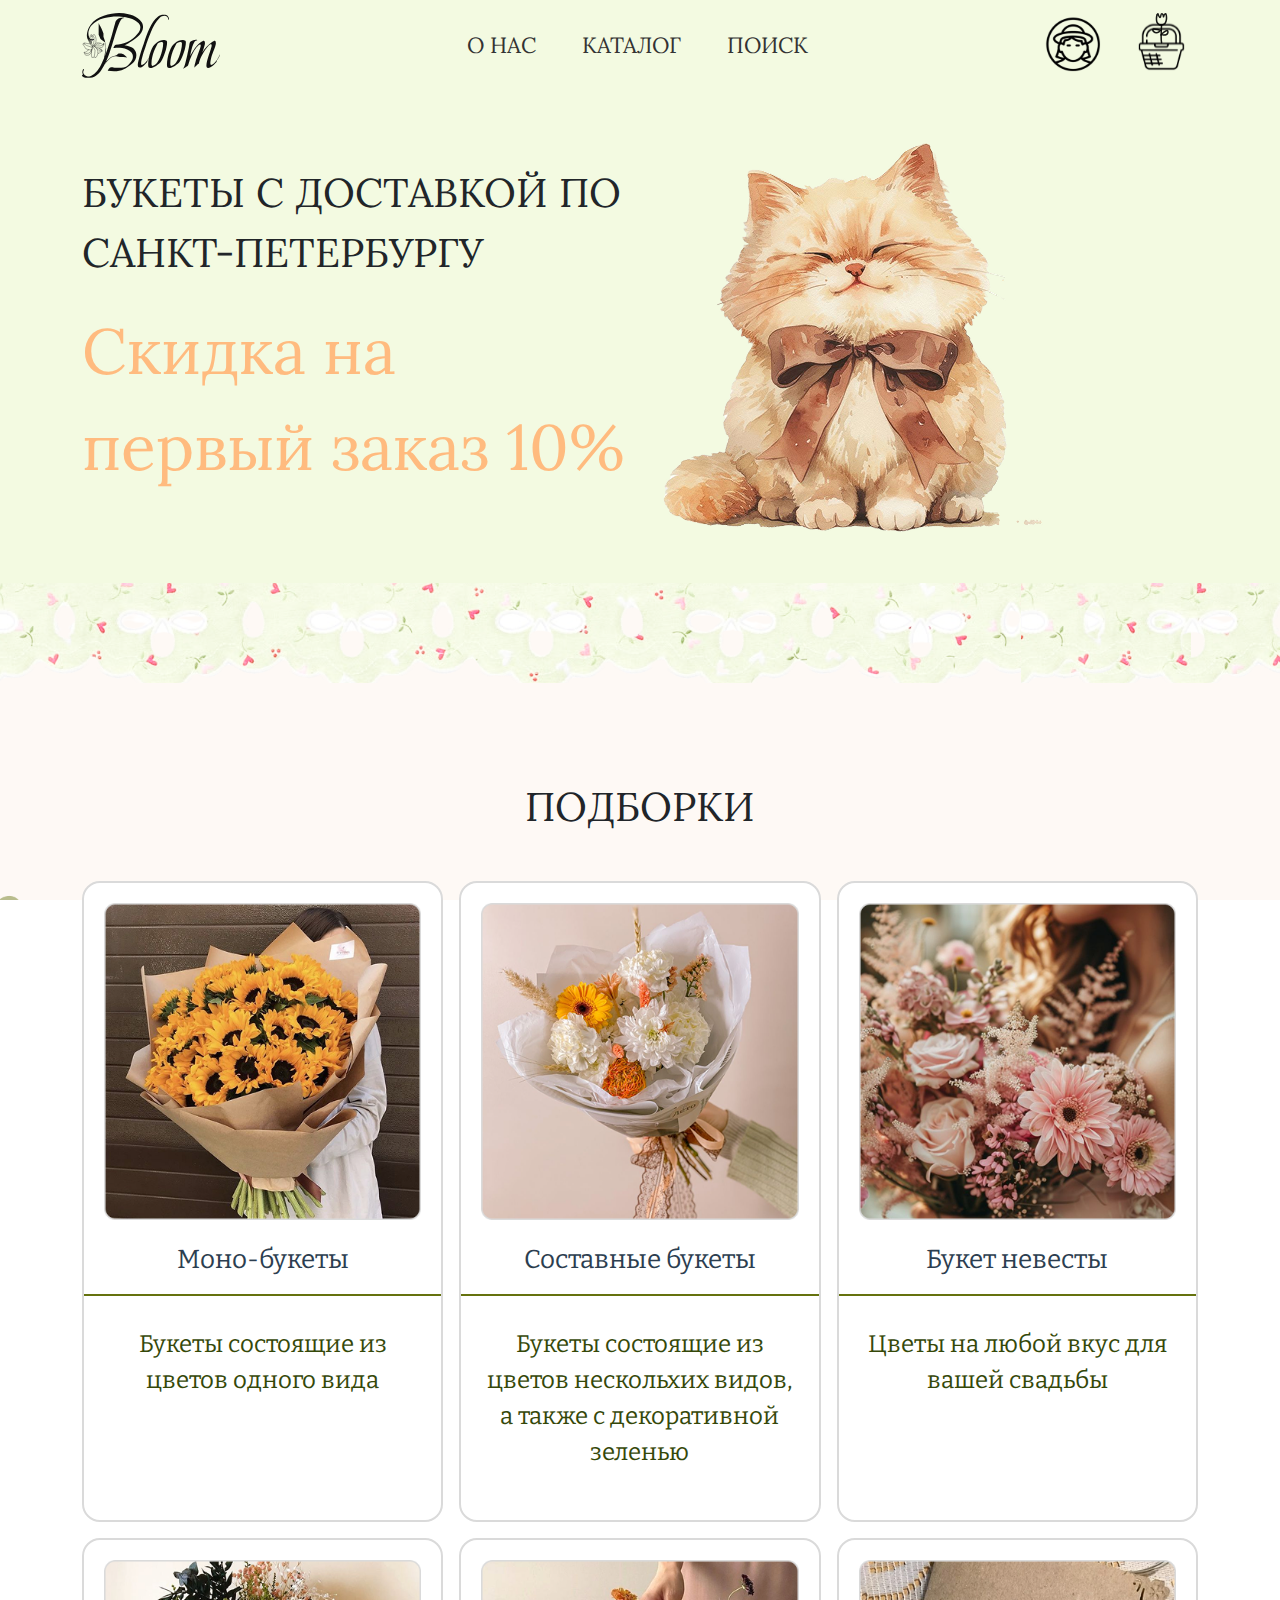
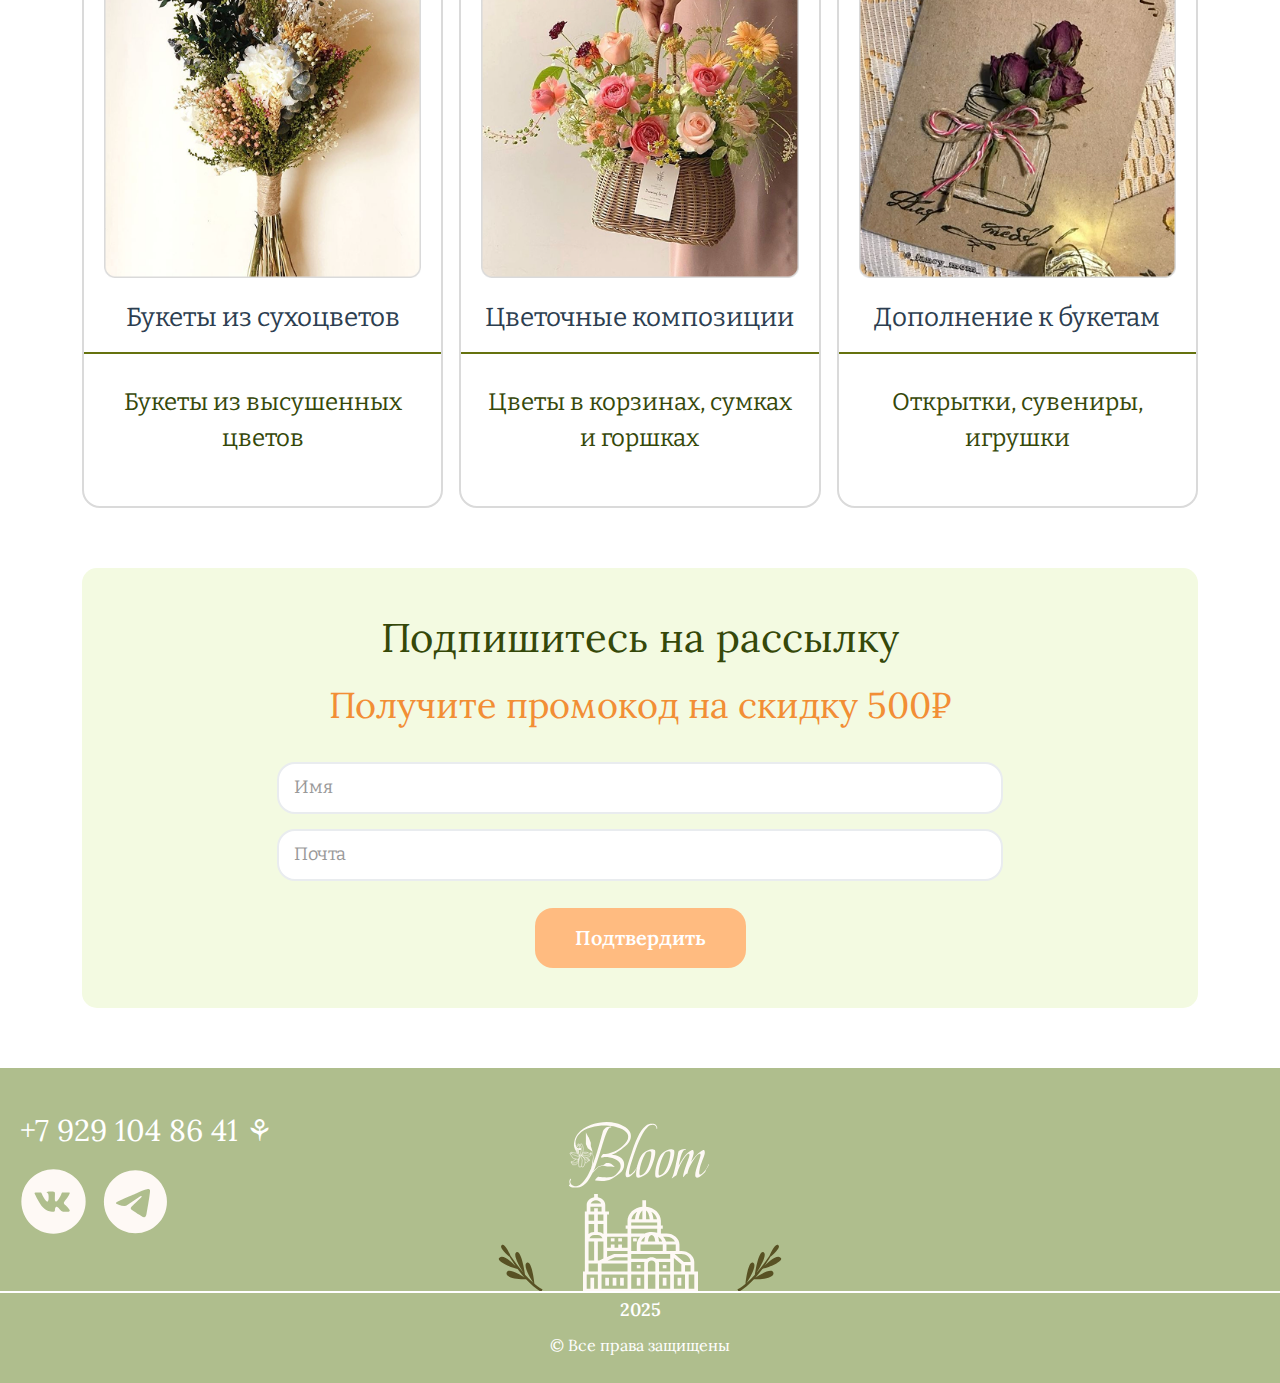
<file: index.html>
<!DOCTYPE html>
<html lang="ru">

<head>
  <meta charset="UTF-8" />
  <meta name="viewport" content="width=device-width, initial-scale=1.0" />
  <title>Bloom - Главная</title>
  <link rel="stylesheet" href="web/css/styles.css" />
  <link href="https://cdn.jsdelivr.net/npm/bootstrap@5.3.0/dist/css/bootstrap.min.css" rel="stylesheet" />
  <script src="web/js/modalSearch.js" defer></script>
  <script src="web/js/modalAuthReg.js" defer></script>
</head>

<body>
  <header class="header">
    <nav class="navbar navbar-expand-lg">
      <div class="container">
        <a class="navbar-brand" href="index.html">
          <img class="logo" src="web/images/icons/logo.svg" alt="Логотип Bloom" />
        </a>
        <button class="navbar-toggler" type="button" data-bs-toggle="collapse" data-bs-target="#navbarNav"
          aria-controls="navbarNav" aria-expanded="false" aria-label="Toggle navigation">
          <span class="navbar-toggler-icon"></span>
        </button>
        <div class="collapse navbar-collapse" id="navbarNav">
          <ul class="navbar-nav mx-auto">
            <li class="nav-item">
              <a class="nav-link" href="about.html">О НАС</a>
            </li>
            <li class="nav-item">
              <a class="nav-link" href="categories.html">КАТАЛОГ</a>
            </li>
            <li class="nav-item">
              <a class="nav-link search-link" href="#" data-bs-toggle="modal" data-bs-target="#searchModal">
                ПОИСК
              </a>
            </li>
          </ul>
          <div class="nav-icons d-flex">
            <a class="nav-icon me-3" href="#" data-bs-toggle="modal" data-bs-target="#profileModal">
              <img src="web/images/icons/profile.svg" alt="Профиль" />
            </a>
            <a class="nav-icon" href="cart.html">
              <img src="web/images/icons/cart.svg" alt="Корзина товаров" />
            </a>
          </div>
        </div>
      </div>
    </nav>
  </header>

  <section class="banner">
    <div class="banner__container container">
      <div class="row align-items-center">
        <div class="col-lg-6 order-lg-2">
          <img class="banner__image img-fluid" src="web/images/photos/cat_in_main.png" alt="Изображение рыжего кота" />
        </div>
        <div class="col-lg-6 order-lg-1">
          <div class="banner__text">
            <p class="banner__title">
              БУКЕТЫ С ДОСТАВКОЙ ПО САНКТ-ПЕТЕРБУРГУ
            </p>
            <p class="banner__subtitle">Скидка на первый заказ 10%</p>
          </div>
        </div>
      </div>
    </div>
  </section>
  <div class="fringe"></div>

  <main class="main">
    <div class="container">
      <h2 class="main__title">ПОДБОРКИ</h2>

      <div class="row g-3">
        <div class="col-md-6 col-lg-4">
          <div class="card h-100">
            <img class="card__image" src="web/images/photos/flowers_1.png" alt="Изображение моно-букета" />
            <div class="card__title">Моно-букеты</div>
            <hr class="card__line" />
            <div class="card__description">
              Букеты состоящие из цветов одного вида
            </div>
          </div>
        </div>

        <div class="col-md-6 col-lg-4">
          <div class="card h-100">
            <img class="card__image" src="web/images/photos/flowers_2.png" alt="Изображение составного букета" />
            <div class="card__title">Составные букеты</div>
            <hr class="card__line" />
            <div class="card__description">
              Букеты состоящие из цветов нескольхих видов, а также с
              декоративной зеленью
            </div>
          </div>
        </div>

        <div class="col-md-6 col-lg-4">
          <div class="card h-100">
            <img class="card__image" src="web/images/photos/flowers_3.png" alt="Изображение букета невесты" />
            <div class="card__title">Букет невесты</div>
            <hr class="card__line" />
            <div class="card__description">
              Цветы на любой вкус для вашей свадьбы
            </div>
          </div>
        </div>

        <div class="col-md-6 col-lg-4">
          <div class="card h-100">
            <img class="card__image" src="web/images/photos/flowers_4.png" alt="Изображение букета из сухоцветов" />
            <div class="card__title">Букеты из сухоцветов</div>
            <hr class="card__line" />
            <div class="card__description">Букеты из высушенных цветов</div>
          </div>
        </div>

        <div class="col-md-6 col-lg-4">
          <div class="card h-100">
            <img class="card__image" src="web/images/photos/flowers_5.png" alt="Изображение цветочные композиции" />
            <div class="card__title">Цветочные композиции</div>
            <hr class="card__line" />
            <div class="card__description">
              Цветы в корзинах, сумках и горшках
            </div>
          </div>
        </div>

        <div class="col-md-6 col-lg-4">
          <div class="card h-100">
            <img class="card__image" src="web/images/photos/flowers_6.png" alt="Изображение дополнения к букетам" />
            <div class="card__title">Дополнение к букетам</div>
            <hr class="card__line" />
            <div class="card__description">Открытки, сувениры, игрушки</div>
          </div>
        </div>
      </div>

      <section class="newsletter">
        <div class="newsletter__header">
          <div class="newsletter__title">Подпишитесь на рассылку</div>
          <div class="newsletter__text">Получите промокод на скидку 500₽</div>
        </div>
        <form class="newsletter__form" action="#">
          <div class="newsletter__inputs d-flex flex-column">
            <div class="newsletter__field">
              <input class="newsletter__input" type="text" placeholder="Имя" required />
            </div>
            <div class="newsletter__field">
              <input class="newsletter__input" type="email" placeholder="Почта" required />
            </div>
          </div>
          <div>
            <button class="newsletter__button" type="submit">
              Подтвердить
            </button>
          </div>
        </form>
      </section>
    </div>
  </main>

  <footer class="footer">
    <div class="container">
      <div class="footer__top">
        <div class="footer__left">
          <p class="footer__phone">+7 929 104 86 41 ⚘</p>
          <div class="social">
            <img class="social__icon" src="web/images/icons/vk.svg" alt="Логотип ВК" />
            <img class="social__icon" src="web/images/icons/telegram.svg" alt="Логотип Телеграм" />
          </div>
        </div>
        <div class="footer__center">
          <img class="footer__logo" src="web/images/icons/footer_logo.svg" alt="Логотип Bloom" />
        </div>
      </div>
      <div class="footer__line"></div>
      <div class="footer__bottom">
        <p class="footer__year">2025</p>
        <p class="footer__copyright">&copy; Все права защищены</p>
      </div>
    </div>
  </footer>

  <script src="https://cdn.jsdelivr.net/npm/bootstrap@5.3.0/dist/js/bootstrap.bundle.min.js"></script>
</body>

</html>
</file>
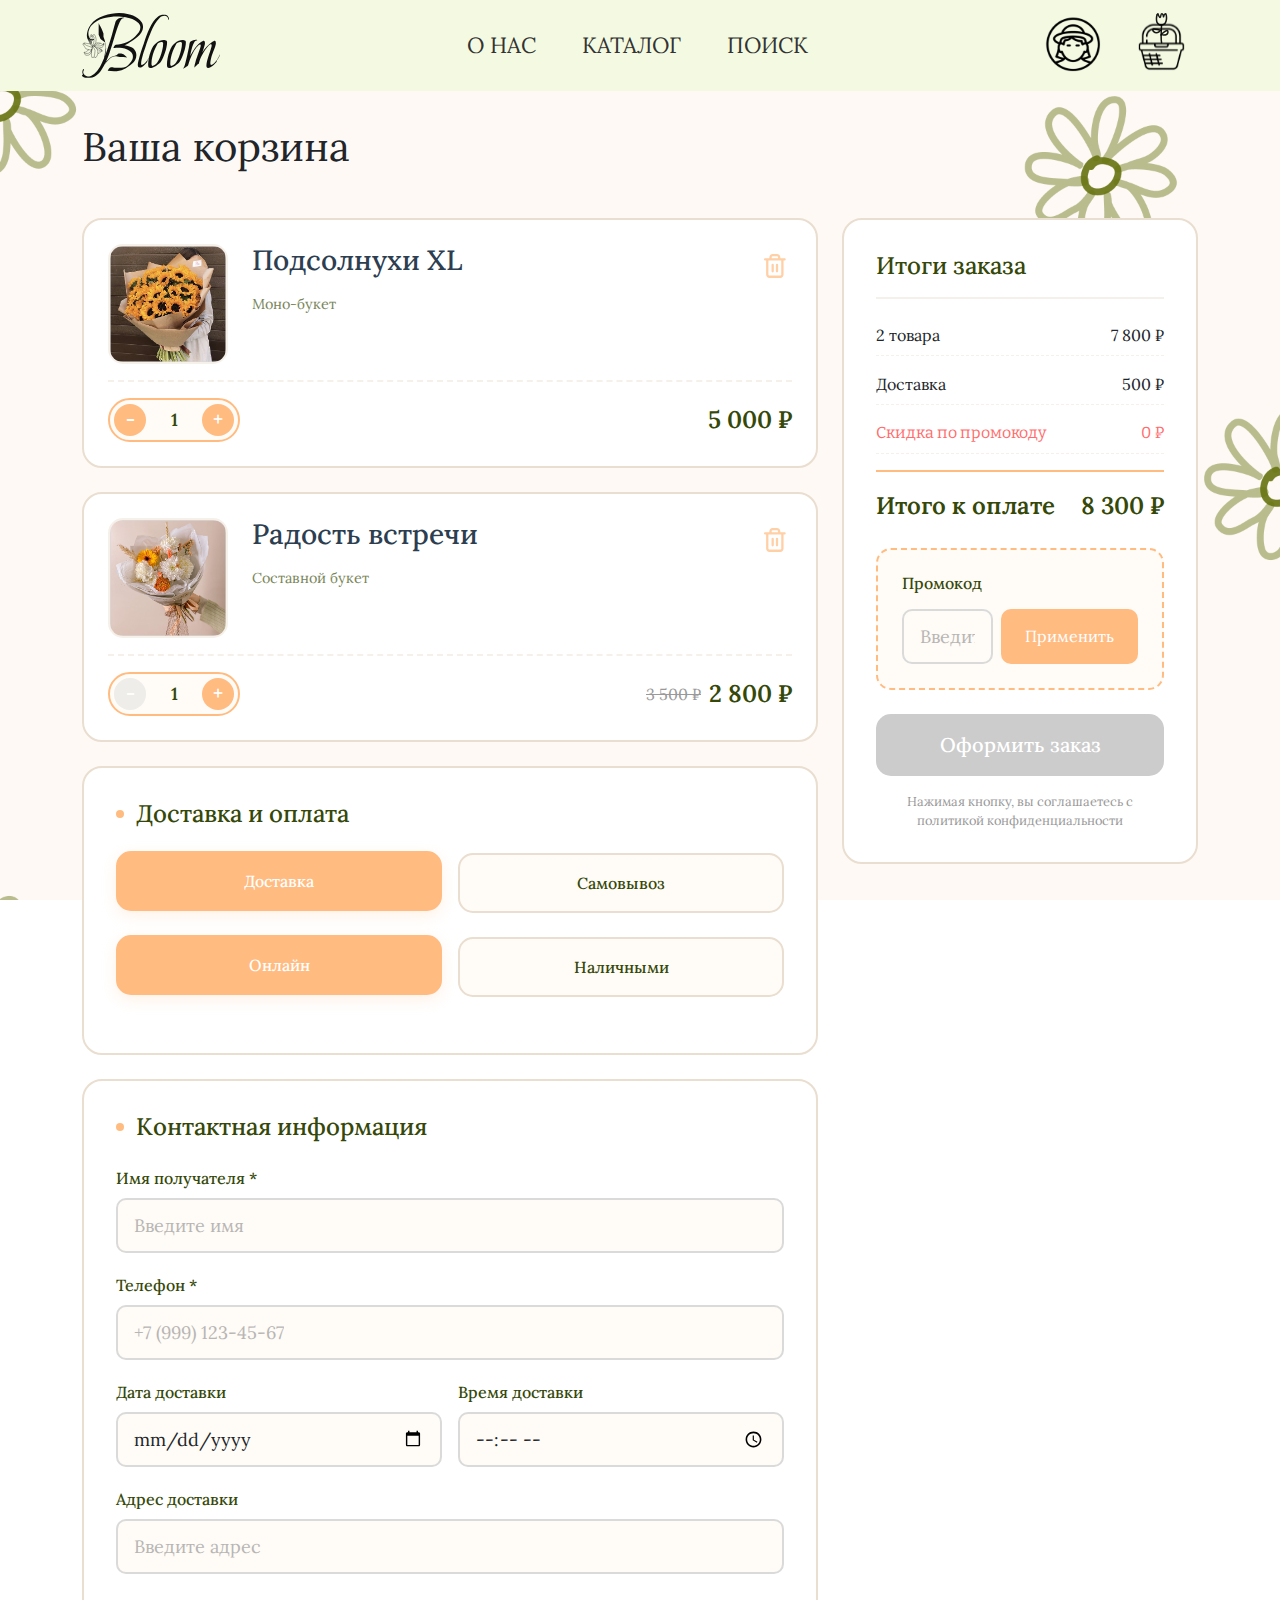
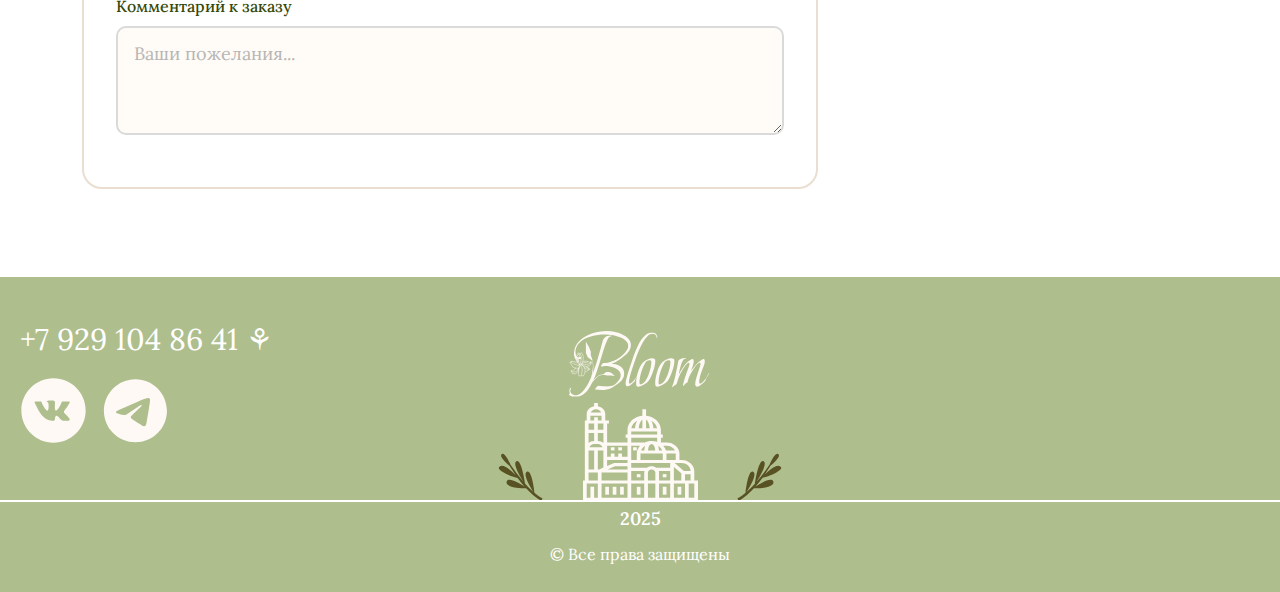
<file: cart.html>
<!DOCTYPE html>
<html lang="en">

<head>
    <meta charset="UTF-8" />
    <meta name="viewport" content="width=device-width, initial-scale=1.0" />
    <title>Bloom - Корзина</title>
    <link rel="stylesheet" href="web/css/styles.css" />
    <link href="https://cdn.jsdelivr.net/npm/bootstrap@5.3.0/dist/css/bootstrap.min.css" rel="stylesheet" />
    <script src="web/js/modalSearch.js" defer></script>
    <script src="web/js/modalAuthReg.js" defer></script>
    <style>
        p {
            font-family: 'Lora';
            margin: 0;
        }

        .cart-page {
            padding: 2rem 0 4rem;
            min-height: calc(100vh - 300px);
        }

        .cart-header {
            font-family: 'Lora';
            font-weight: 400;
            margin-bottom: 2rem;
            position: relative;
            padding-bottom: 15px;
        }


        .cart-item {
            background: #FFF;
            border: 2px solid #E9DECF;
            border-radius: 20px;
            padding: 1.5rem;
            margin-bottom: 1.5rem;
            transition: all 0.3s ease;
            display: flex;
            flex-direction: column;
            gap: 1rem;
            position: relative;
            overflow: hidden;
        }

        .cart-item:hover {
            transform: translateY(-3px);
            box-shadow: 0 10px 25px rgba(255, 187, 128, 0.15);
            border-color: #FFBB80;
        }

        .cart-item__top {
            display: flex;
            gap: 1.5rem;
            align-items: flex-start;
        }

        .cart-item__image {
            width: 120px;
            height: 120px;
            flex-shrink: 0;
            border-radius: 15px;
            overflow: hidden;
            border: 2px solid #F5F0E9;
        }

        .cart-item__image img {
            width: 100%;
            height: 100%;
            object-fit: cover;
            transition: transform 0.3s ease;
        }

        .cart-item:hover .cart-item__image img {
            transform: scale(1.05);
        }

        .cart-item__info {
            flex: 1;
        }

        .cart-item__title {
            font-family: 'Lora';
            font-size: 1.25rem;
            font-weight: 500;
            color: #2C3E50;
            margin-bottom: 0.5rem;
            display: flex;
            justify-content: space-between;
            align-items: flex-start;
            gap: 1rem;
        }

        .cart-item__remove {
            background: none;
            border: none;
            padding: 5px;
            cursor: pointer;
            opacity: 0.7;
            transition: all 0.2s ease;
            flex-shrink: 0;
        }

        .cart-item__remove:hover {
            opacity: 1;
            transform: scale(1.1);
        }

        .cart-item__remove:active {
            transform: scale(0.95);
        }

        .cart-item__remove img {
            width: 24px;
            height: 24px;
        }

        .cart-item__meta {
            color: #7A865A;
            font-size: 0.9rem;
            margin-bottom: 0.75rem;
            display: flex;
            flex-wrap: wrap;
            gap: 1rem;
        }

        .cart-item__meta span {
            font-family: 'Lora';
            display: inline-flex;
            align-items: center;
            gap: 0.3rem;
        }

        .cart-item__bottom {
            display: flex;
            justify-content: space-between;
            align-items: center;
            padding-top: 1rem;
            border-top: 2px dashed #F5F0E9;
        }

        .quantity-control {
            display: flex;
            align-items: center;
            gap: 0.5rem;
            background: #FFFBF6;
            border-radius: 50px;
            padding: 0.25rem;
            border: 2px solid #FFBB80;
        }

        .quantity-btn {
            width: 32px;
            height: 32px;
            border-radius: 50%;
            background: #FFBB80;
            color: white;
            border: none;
            display: flex;
            align-items: center;
            justify-content: center;
            cursor: pointer;
            font-size: 1.2rem;
            font-weight: bold;
            transition: all 0.2s ease;
            line-height: 1;
        }

        .quantity-btn:hover {
            background: #FF9E5E;
            transform: scale(1.1);
        }

        .quantity-btn:active {
            transform: scale(0.95);
        }

        .quantity-btn.disabled {
            background: #E0E0E0;
            cursor: not-allowed;
            opacity: 0.5;
        }

        .quantity-value {
            min-width: 40px;
            text-align: center;
            font-weight: 600;
            color: #354809;
            font-size: 1.1rem;
        }

        .cart-item__price {
            font-family: 'Lora';
            font-size: 1.5rem;
            font-weight: 600;
            color: #354809;
            display: flex;
            align-items: center;
            gap: 0.5rem;
        }

        .cart-item__price .old-price {
            font-size: 1rem;
            color: #999;
            text-decoration: line-through;
            font-weight: 400;
        }

        /* Блок оформления заказа */
        .order-summary {
            background: #FFF;
            border: 2px solid #E9DECF;
            border-radius: 20px;
            padding: 2rem;
            height: fit-content;
            position: sticky;
            top: 100px;
        }

        .order-summary__title {
            font-family: 'Lora';
            font-size: 1.5rem;
            font-weight: 500;
            color: #354809;
            margin-bottom: 1.5rem;
            padding-bottom: 1rem;
            border-bottom: 2px solid #F5F0E9;
        }

        .summary-item {
            display: flex;
            justify-content: space-between;
            align-items: center;
            margin-bottom: 1rem;
            padding-bottom: 0.5rem;
            border-bottom: 1px dashed #F5F0E9;
        }

        .summary-item:last-child {
            border-bottom: none;
            margin-bottom: 1.5rem;
        }

        .summary-item.total {
            font-size: 1.5rem;
            font-weight: 600;
            color: #354809;
            padding-top: 1rem;
            border-top: 2px solid #FFBB80;
            border-bottom: none;
        }
        .g-4, .gy-4 {
    font-family: 'Lora' !important;
    --bs-gutter-y: 1.5rem;
}
        .summary-item.discount {
            font-family: 'Bitter-Regular';
            color: #FF6B6B;
        }

        .checkout-btn {
            width: 100%;
            padding: 1rem;
            background: #FFBB80;
            border: none;
            border-radius: 15px;
            color: white;
            font-family: 'Lora';
            font-size: 1.25rem;
            font-weight: 500;
            cursor: pointer;
            transition: all 0.3s ease;
            display: flex;
            align-items: center;
            justify-content: center;
            gap: 0.5rem;
            margin-top: 1.5rem;
        }

        .checkout-btn:hover {
            background: #FF9E5E;
            transform: translateY(-2px);
            box-shadow: 0 5px 15px rgba(255, 187, 128, 0.3);
        }

        .checkout-btn:active {
            transform: translateY(0);
        }

        .checkout-btn:disabled {
            background: #CCCCCC;
            cursor: not-allowed;
            transform: none;
            box-shadow: none;
        }

        /* Форма оформления */
        .delivery-section,
        .contact-section {
            background: #FFF;
            border: 2px solid #E9DECF;
            border-radius: 20px;
            padding: 2rem;
            margin-bottom: 1.5rem;
        }

        .section-title {
            font-family: 'Lora';
            font-size: 1.5rem;
            font-weight: 500;
            color: #354809;
            margin-bottom: 1.5rem;
            display: flex;
            align-items: center;
            gap: 0.75rem;
        }

        .section-title::before {
            content: '';
            width: 8px;
            height: 8px;
            background: #FFBB80;
            border-radius: 50%;
            display: inline-block;
        }

        .radio-group {
            display: flex;
            flex-wrap: wrap;
            gap: 1rem;
            margin-bottom: 1.5rem;
        }

        .radio-card {
            flex: 1;
            min-width: 150px;
            position: relative;
        }

        .radio-card input[type="radio"] {
            position: absolute;
            opacity: 0;
            width: 0;
            height: 0;
        }

        .radio-card label {
            display: block;
            padding: 1rem 1.5rem;
            background: #FFFBF6;
            border: 2px solid #E9DECF;
            border-radius: 15px;
            cursor: pointer;
            transition: all 0.3s ease;
            text-align: center;
            font-family: 'Lora';
            font-weight: 500;
            color: #354809;
        }

        .radio-card input[type="radio"]:checked+label {
            background: #FFBB80;
            color: white;
            border-color: #FFBB80;
            transform: translateY(-2px);
            box-shadow: 0 5px 15px rgba(255, 187, 128, 0.2);
        }

        .radio-card label:hover {
            border-color: #FFBB80;
            transform: translateY(-2px);
        }

        .form-group {
            margin-bottom: 1.25rem;
        }

        .form-group label {
            display: block;
            margin-bottom: 0.5rem;
            color: #354809;
            font-family: 'Lora';
            font-weight: 500;
        }

        .form-control {
            width: 100%;
            padding: 0.75rem 1rem;
            border: 2px solid #E9DECF;
            border-radius: 10px;
            font-family: 'Lora';
            font-size: 1rem;
            transition: all 0.3s ease;
            background: #FFFBF6;
        }

        .form-control:focus {
            outline: none;
            border-color: #FFBB80;
            box-shadow: 0 0 0 3px rgba(255, 187, 128, 0.1);
        }

        .form-control::placeholder {
            color: #999;
            opacity: 0.7;
        }


        @media (max-width: 992px) {
            .cart-item__top {
                flex-direction: column;
                gap: 1rem;
            }

            .cart-item__image {
                width: 100%;
                height: 200px;
            }

            .order-summary {
                position: static;
                margin-top: 2rem;
            }
        }

        @media (max-width: 768px) {
            .cart-page {
                padding: 1rem 0 2rem;
            }

            .cart-item {
                padding: 1rem;
                margin-bottom: 1rem;
            }

            .cart-item__bottom {
                flex-direction: column;
                gap: 1rem;
                align-items: stretch;
            }

            .cart-item__price {
                justify-content: center;
            }

            .quantity-control {
                align-self: center;
            }

            .radio-card {
                min-width: 100%;
            }

            .delivery-section,
            .contact-section {
                padding: 1.25rem;
            }
        }

        @media (max-width: 576px) {

            .cart-header {
                margin-bottom: 1rem;
                font-size: 1.75rem;
            }

            .section-title {
                font-size: 1.25rem;
            }

            .cart-item__title {
                font-size: 1.1rem;
            }

            .cart-item__price {
                font-size: 1.25rem;
            }

            .checkout-btn {
                padding: 0.875rem;
                font-size: 1.1rem;
            }
        }


        .cart-empty {
            text-align: center;
            padding: 4rem 2rem;
            background: white;
            border-radius: 20px;
            border: 2px dashed #E9DECF;
        }

        .cart-empty__icon {
            width: 100px;
            height: 100px;
            margin: 0 auto 2rem;
            opacity: 0.5;
        }

        .cart-empty__title {
            font-family: 'Lora';
            font-size: 1.75rem;
            color: #354809;
            margin-bottom: 1rem;
        }

        .cart-empty__text {
            color: #7A865A;
            margin-bottom: 2rem;
            max-width: 400px;
            margin-left: auto;
            margin-right: auto;
        }

        .cart-empty__btn {
            display: inline-block;
            padding: 0.875rem 2rem;
            background: #FFBB80;
            color: white;
            text-decoration: none;
            border-radius: 15px;
            font-family: 'Lora';
            font-weight: 500;
            transition: all 0.3s ease;
        }

        .cart-empty__btn:hover {
            background: #FF9E5E;
            transform: translateY(-2px);
            box-shadow: 0 5px 15px rgba(255, 187, 128, 0.3);
        }

        /* Анимации */
        @keyframes slideIn {
            from {
                opacity: 0;
                transform: translateY(20px);
            }

            to {
                opacity: 1;
                transform: translateY(0);
            }
        }

        .cart-item {
            animation: slideIn 0.3s ease-out;
        }

        /* Стили для промокода */
        .promo-section {
            background: #FFFBF6;
            border: 2px dashed #FFBB80;
            border-radius: 15px;
            padding: 1.5rem;
            margin-bottom: 1.5rem;
        }

        .promo-input-group {
            display: flex;
            gap: 0.5rem;
        }

        .promo-input-group input {
            flex: 1;
        }

        .promo-btn {
            padding: 0.75rem 1.5rem;
            background: #FFBB80;
            color: white;
            border: none;
            border-radius: 10px;
            font-family: 'Lora';
            cursor: pointer;
            transition: all 0.3s ease;
            white-space: nowrap;
        }

        .promo-btn:hover {
            background: #FF9E5E;
        }

        .promo-success {
            color: #4CAF50;
            font-size: 0.9rem;
            margin-top: 0.5rem;
            display: flex;
            align-items: center;
            gap: 0.5rem;
        }
       
    </style>
</head>

<body>
    <header class="header">
        <nav class="navbar navbar-expand-lg">
            <div class="container">
                <a class="navbar-brand" href="index.html">
                    <img class="logo" src="web/images/icons/logo.svg" alt="Логотип Bloom" />
                </a>
                <button class="navbar-toggler" type="button" data-bs-toggle="collapse" data-bs-target="#navbarNav"
                    aria-controls="navbarNav" aria-expanded="false" aria-label="Toggle navigation">
                    <span class="navbar-toggler-icon"></span>
                </button>
                <div class="collapse navbar-collapse" id="navbarNav">
                    <ul class="navbar-nav mx-auto">
                        <li class="nav-item">
                            <a class="nav-link" href="about.html">О НАС</a>
                        </li>
                        <li class="nav-item">
                            <a class="nav-link" href="categories.html">КАТАЛОГ</a>
                        </li>
                        <li class="nav-item">
                            <a class="nav-link search-link" href="#" data-bs-toggle="modal"
                                data-bs-target="#searchModal">
                                ПОИСК
                            </a>
                        </li>
                    </ul>
                    <div class="nav-icons d-flex">
                        <a class="nav-icon me-3" href="#" data-bs-toggle="modal" data-bs-target="#profileModal">
                            <img src="web/images/icons/profile.svg" alt="Профиль" />
                        </a>
                        <a class="nav-icon" href="cart.html">
                            <img src="web/images/icons/cart.svg" alt="Корзина товаров" />
                        </a>
                    </div>
                </div>
            </div>
        </nav>
    </header>

    <main class="cart-page">
        <div class="container">
            <h1 class="cart-header">Ваша корзина</h1>

            <div class="row g-4">
                <!-- Левая колонка - Товары -->
                <div class="col-lg-8">
                    <!-- Пример товара в корзине -->
                    <div class="cart-item">
                        <div class="cart-item__top">
                            <div class="cart-item__image">
                                <img src="web/images/photos/flowers_1.png" alt="Красные розы">
                            </div>
                            <div class="cart-item__info">
                                <div class="cart-item__title">
                                    <h3>Подсолнухи XL</h3>
                                    <button class="cart-item__remove" aria-label="Удалить товар">
                                        <img src="web/images/icons/trash.svg" alt="Удалить">
                                    </button>
                                </div>
                                <div class="cart-item__meta">
                                    <span>Моно-букет</span>
                                </div>
                            </div>
                        </div>
                        <div class="cart-item__bottom">
                            <div class="quantity-control">
                                <button class="quantity-btn" aria-label="Уменьшить количество">-</button>
                                <span class="quantity-value">1</span>
                                <button class="quantity-btn" aria-label="Увеличить количество">+</button>
                            </div>
                            <div class="cart-item__price">
                                5 000 ₽
                            </div>
                        </div>
                    </div>

                    <div class="cart-item">
                        <div class="cart-item__top">
                            <div class="cart-item__image">
                                <img src="web/images/photos/flowers_2.png" alt="Белые тюльпаны">
                            </div>
                            <div class="cart-item__info">
                                <div class="cart-item__title">
                                    <h3>Радость встречи</h3>
                                    <button class="cart-item__remove" aria-label="Удалить товар">
                                        <img src="web/images/icons/trash.svg" alt="Удалить">
                                    </button>
                                </div>
                                <div class="cart-item__meta">
                                    <span>Составной букет</span>
                                </div>
                            </div>
                        </div>
                        <div class="cart-item__bottom">
                            <div class="quantity-control">
                                <button class="quantity-btn disabled" aria-label="Уменьшить количество"
                                    disabled>-</button>
                                <span class="quantity-value">1</span>
                                <button class="quantity-btn" aria-label="Увеличить количество">+</button>
                            </div>
                            <div class="cart-item__price">
                                <span class="old-price">3 500 ₽</span>
                                2 800 ₽
                            </div>
                        </div>
                    </div>
                    <div class="delivery-section">
                        <h2 class="section-title">Доставка и оплата</h2>

                        <div class="radio-group">
                            <div class="radio-card">
                                <input type="radio" id="delivery_radio" name="delivery_method" value="delivery" checked>
                                <label for="delivery_radio">Доставка</label>
                            </div>
                            <div class="radio-card">
                                <input type="radio" id="pickup_radio" name="delivery_method" value="pickup">
                                <label for="pickup_radio">Самовывоз</label>
                            </div>
                        </div>

                        <div class="radio-group">
                            <div class="radio-card">
                                <input type="radio" id="credit_radio" name="payment_method" value="credit" checked>
                                <label for="credit_radio">Онлайн</label>
                            </div>
                            <div class="radio-card">
                                <input type="radio" id="cash_radio" name="payment_method" value="cash">
                                <label for="cash_radio">Наличными</label>
                            </div>
                        </div>
                    </div>
                    <div class="contact-section">
                        <h2 class="section-title">Контактная информация</h2>

                        <div class="form-group">
                            <label for="name">Имя получателя *</label>
                            <input type="text" id="name" class="form-control" placeholder="Введите имя" required>
                        </div>

                        <div class="form-group">
                            <label for="phone">Телефон *</label>
                            <input type="tel" id="phone" class="form-control" placeholder="+7 (999) 123-45-67" required>
                        </div>

                        <div class="row g-3">
                            <div class="col-md-6">
                                <div class="form-group">
                                    <label for="date">Дата доставки</label>
                                    <input type="date" id="date" class="form-control">
                                </div>
                            </div>
                            <div class="col-md-6">
                                <div class="form-group">
                                    <label for="time">Время доставки</label>
                                    <input type="time" id="time" class="form-control">
                                </div>
                            </div>
                        </div>

                        <div class="form-group">
                            <label for="address">Адрес доставки</label>
                            <input type="text" id="address" class="form-control" placeholder="Введите адрес">
                        </div>

                        <div class="form-group">
                            <label for="comment">Комментарий к заказу</label>
                            <textarea id="comment" class="form-control" rows="3"
                                placeholder="Ваши пожелания..."></textarea>
                        </div>
                    </div>
                </div>

                <div class="col-lg-4">
                    <div class="order-summary">
                        <h2 class="order-summary__title">Итоги заказа</h2>

                        <div class="summary-item">
                            <span>2 товара</span>
                            <span>7 800 ₽</span>
                        </div>

                        <div class="summary-item">
                            <span>Доставка</span>
                            <span>500 ₽</span>
                        </div>

                        <div class="summary-item discount">
                            <span>Скидка по промокоду</span>
                            <span>-700 ₽</span>
                        </div>

                        <div class="summary-item total">
                            <span>Итого к оплате</span>
                            <span>7 600 ₽</span>
                        </div>
                        <div class="promo-section">
                            <h3 style="font-size: 1rem; margin-bottom: 1rem; color: #354809;">Промокод</h3>
                            <div class="promo-input-group">
                                <input type="text" class="form-control" placeholder="Введите промокод">
                                <button class="promo-btn">Применить</button>
                            </div>
                        </div>

                        <button class="checkout-btn">
                            Оформить заказ
                        </button>

                        <p style="font-size: 0.8rem; color: #999; margin-top: 1rem; text-align: center;">
                            Нажимая кнопку, вы соглашаетесь с политикой конфиденциальности
                        </p>
                    </div>
                </div>
            </div>
        </div>
    </main>

    <footer class="footer">
        <div class="container">
            <div class="footer__top">
                <div class="footer__left">
                    <p class="footer__phone">+7 929 104 86 41 ⚘</p>
                    <div class="social">
                        <img class="social__icon" src="web/images/icons/vk.svg" alt="Логотип ВК" />
                        <img class="social__icon" src="web/images/icons/telegram.svg" alt="Логотип Телеграм" />
                    </div>
                </div>
                <div class="footer__center">
                    <img class="footer__logo" src="web/images/icons/footer_logo.svg" alt="Логотип Bloom" />
                </div>
            </div>
            <div class="footer__line"></div>
            <div class="footer__bottom">
                <p class="footer__year">2025</p>
                <p class="footer__copyright">&copy; Все права защищены</p>
            </div>
        </div>
    </footer>
    <script src="https://cdn.jsdelivr.net/npm/bootstrap@5.3.0/dist/js/bootstrap.bundle.min.js"></script>

    <script>
        // Логика для корзины
        document.addEventListener('DOMContentLoaded', function () {
            // Управление количеством
            document.querySelectorAll('.quantity-btn').forEach(btn => {
                btn.addEventListener('click', function () {
                    const quantityElement = this.parentElement.querySelector('.quantity-value');
                    let quantity = parseInt(quantityElement.textContent);

                    if (this.textContent === '+' && !this.disabled) {
                        quantity++;
                    } else if (this.textContent === '-' && quantity > 1) {
                        quantity--;
                    }

                    quantityElement.textContent = quantity;

                    // Обновляем кнопки
                    const minusBtn = this.parentElement.querySelector('.quantity-btn:first-child');
                    minusBtn.classList.toggle('disabled', quantity <= 1);
                    minusBtn.disabled = quantity <= 1;

                    updateCartTotal();
                });
            });

            // Удаление товаров
            document.querySelectorAll('.cart-item__remove').forEach(btn => {
                btn.addEventListener('click', function () {
                    const cartItem = this.closest('.cart-item');
                    cartItem.style.opacity = '0';
                    cartItem.style.transform = 'translateX(-20px)';

                    setTimeout(() => {
                        cartItem.remove();
                        if (document.querySelectorAll('.cart-item').length === 0) {
                            showEmptyCart();
                        } else {
                            updateCartTotal();
                        }
                    }, 300);
                });
            });

            // Применение промокода
            document.querySelector('.promo-btn').addEventListener('click', function () {
                const input = this.previousElementSibling;
                const promoSection = this.closest('.promo-section');

                if (input.value.trim() === 'BLOOM10') {
                    // Показываем успешное применение
                    let successMsg = promoSection.querySelector('.promo-success');
                    if (!successMsg) {
                        successMsg = document.createElement('div');
                        successMsg.className = 'promo-success';
                        successMsg.innerHTML = '✓ Промокод применен!';
                        promoSection.appendChild(successMsg);
                    }

                    // Обновляем итоги
                    updateCartTotal();

                    // Меняем цвет кнопки
                    this.style.background = '#4CAF50';
                    this.textContent = 'Применено';
                    this.disabled = true;
                    input.disabled = true;
                } else {
                    input.style.borderColor = '#FF6B6B';
                    input.focus();

                    setTimeout(() => {
                        input.style.borderColor = '#E9DECF';
                    }, 2000);
                }
            });

            // Функция обновления итоговой суммы
            function updateCartTotal() {
                let total = 0;
                let discount = 0;

                // Считаем сумму товаров
                document.querySelectorAll('.cart-item').forEach(item => {
                    const priceElement = item.querySelector('.cart-item__price');
                    let priceText = priceElement.textContent;

                    // Извлекаем актуальную цену (учитываем старую цену, если есть)
                    if (priceElement.querySelector('.old-price')) {
                        priceText = priceElement.querySelector('.old-price').nextSibling.textContent.trim();
                    }

                    const price = parseInt(priceText.replace(/[^\d]/g, ''));
                    const quantity = parseInt(item.querySelector('.quantity-value').textContent);

                    total += price * quantity;
                });

                // Добавляем доставку
                total += 500; // Стандартная доставка

                // Применяем скидку если есть промокод
                const promoApplied = document.querySelector('.promo-btn').textContent === 'Применено';
                if (promoApplied) {
                    discount = Math.round(total * 0.1); // 10% скидка
                    total -= discount;
                }

                // Обновляем отображение
                document.querySelectorAll('.summary-item')[0].querySelector('span:last-child').textContent =
                    formatPrice(total - 500 + discount) + ' ₽';

                document.querySelector('.summary-item.discount span:last-child').textContent =
                    discount ? '-' + formatPrice(discount) + ' ₽' : '0 ₽';

                document.querySelector('.summary-item.total span:last-child').textContent =
                    formatPrice(total) + ' ₽';
            }

            // Форматирование цены
            function formatPrice(price) {
                return price.toString().replace(/\B(?=(\d{3})+(?!\d))/g, ' ');
            }

            // Показ пустой корзины
            function showEmptyCart() {
                const cartContainer = document.querySelector('.cart-page .container');
                cartContainer.innerHTML = `
                    <div class="cart-empty">
                        <img src="web/images/icons/cart-empty.svg" alt="Корзина пуста" class="cart-empty__icon">
                        <h2 class="cart-empty__title">Ваша корзина пуста</h2>
                        <p class="cart-empty__text">Добавьте товары из каталога, чтобы сделать заказ</p>
                        <a href="categories.html" class="cart-empty__btn">Перейти в каталог</a>
                    </div>
                `;
            }

            // Инициализация
            updateCartTotal();

            // Валидация формы
            const checkoutBtn = document.querySelector('.checkout-btn');
            const formInputs = document.querySelectorAll('input[required]');

            function validateForm() {
                let isValid = true;
                formInputs.forEach(input => {
                    if (!input.value.trim()) {
                        isValid = false;
                    }
                });
                checkoutBtn.disabled = !isValid;
            }

            formInputs.forEach(input => {
                input.addEventListener('input', validateForm);
            });

            validateForm();

            // Оформление заказа
            checkoutBtn.addEventListener('click', function () {
                if (!this.disabled) {
                    this.textContent = 'Оформляем...';
                    this.disabled = true;

                    // Имитация отправки заказа
                    setTimeout(() => {
                        alert('Заказ успешно оформлен! С вами свяжется наш менеджер.');
                        this.textContent = 'Заказ оформлен!';
                        this.style.background = '#65720e';
                    }, 1500);
                }
            });
        });
    </script>
</body>

</html>
</file>
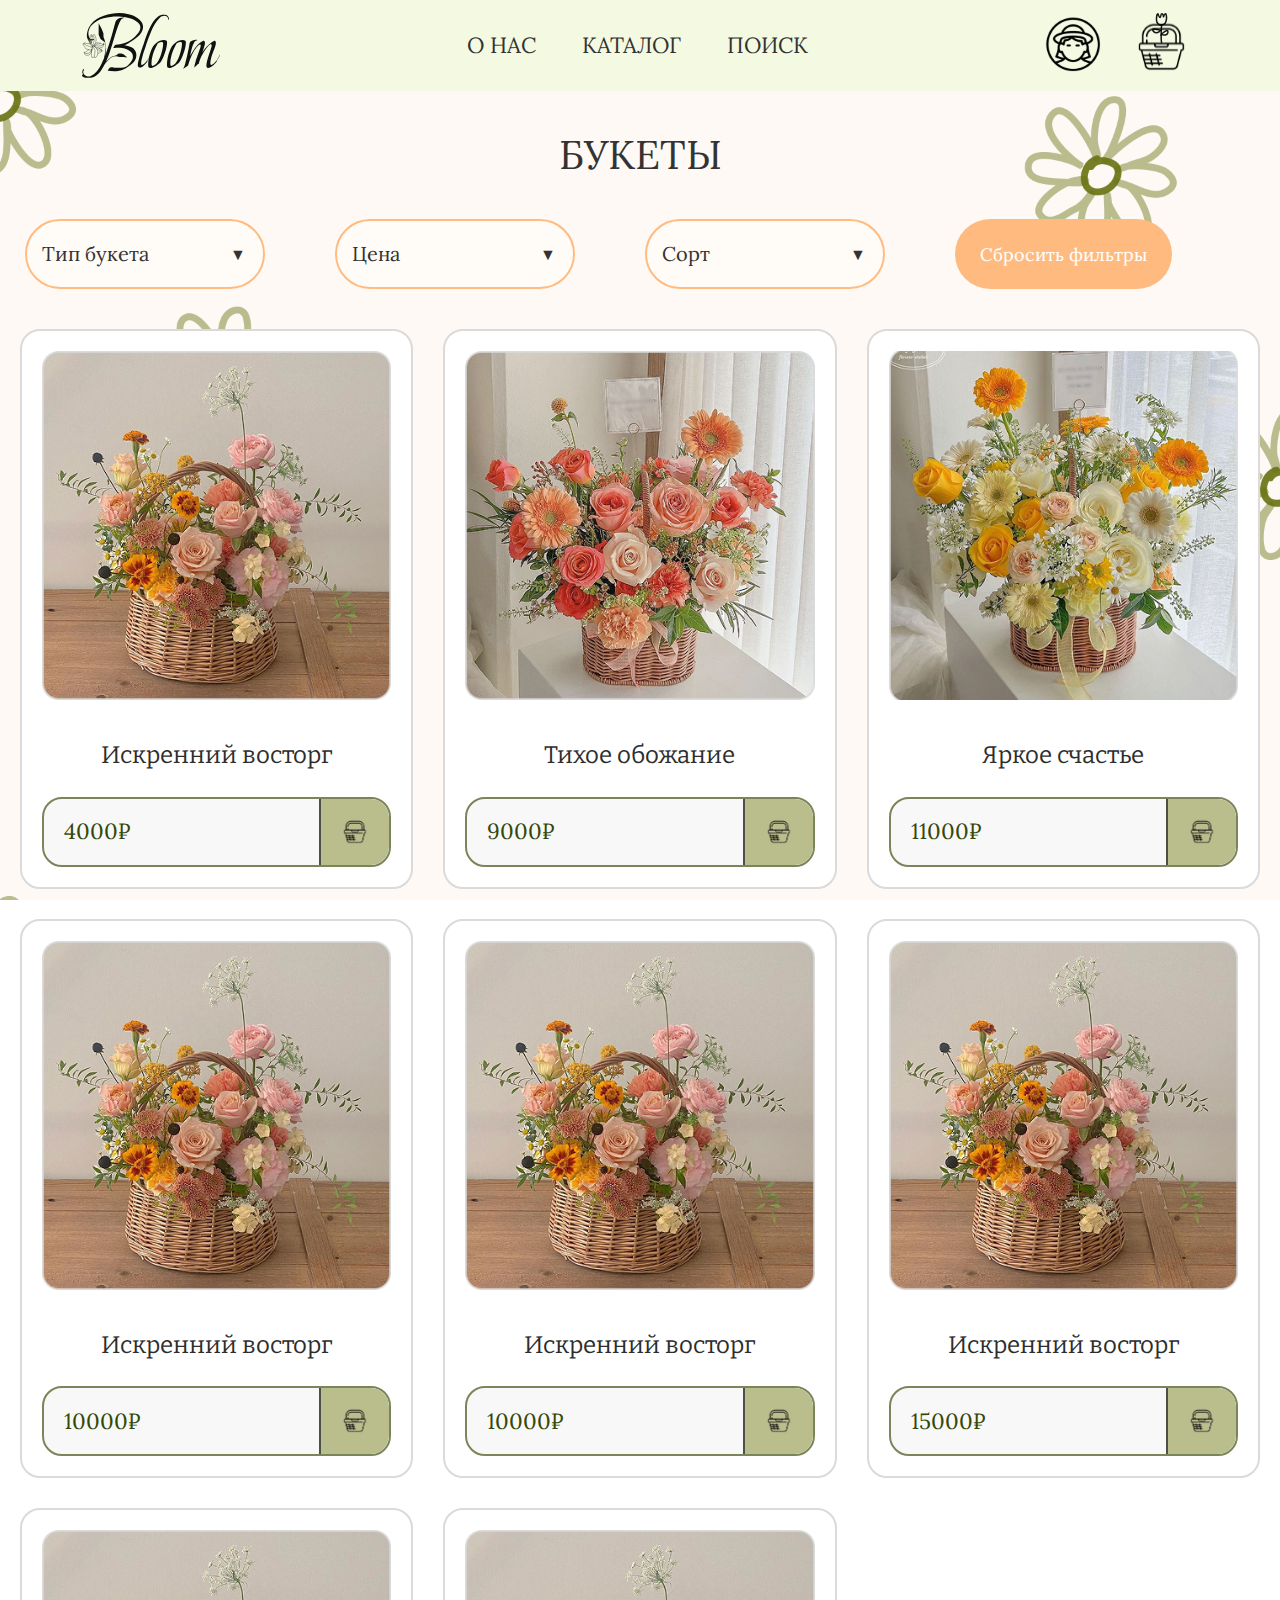
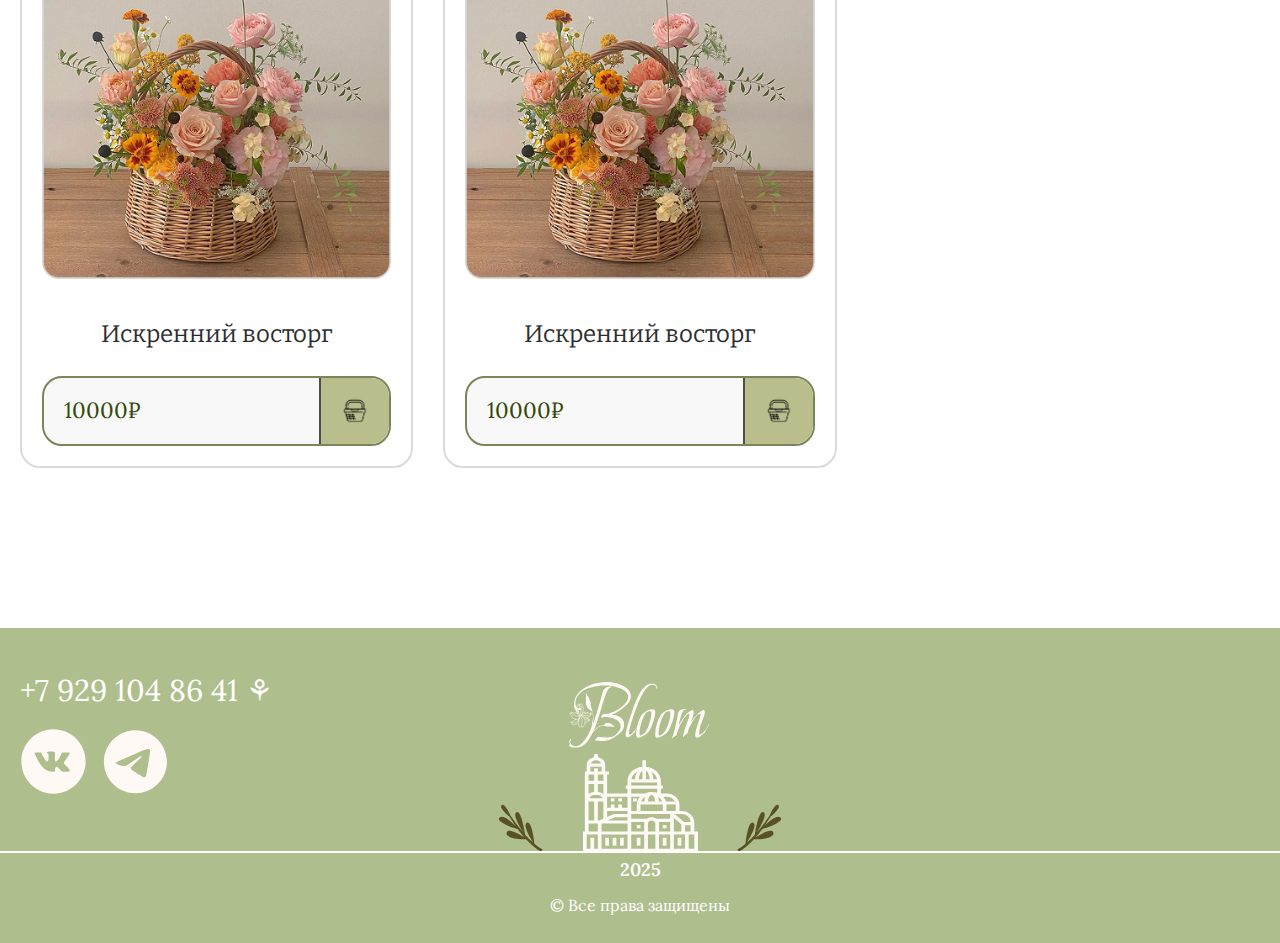
<file: categories.html>
<!DOCTYPE html>
<html lang="ru">

<head>
  <meta charset="UTF-8" />
  <meta name="viewport" content="width=device-width, initial-scale=1.0" />
  <title>Bloom - Каталог</title>
  <link href="https://cdn.jsdelivr.net/npm/bootstrap@5.3.0/dist/css/bootstrap.min.css" rel="stylesheet" />
  <link rel="stylesheet" href="web/css/styles.css" />
  <script src="web/js/modalSearch.js" defer></script>
  <script src="web/js/modalAuthReg.js" defer></script>
  <style>
    /* Дополнительные стили для кликабельных карточек */
    .product {
      position: relative;
      cursor: pointer;
    }

    .product__link {
      position: absolute;
      top: 0;
      left: 0;
      width: 100%;
      height: calc(100% - 70px);
      /* Высота минус футер с кнопкой */
      z-index: 1;
    }

    .product__button {
      position: relative;
      z-index: 2;
    }

    .product__content {
      position: relative;
      z-index: 1;
    }

    /* Чтобы не ломать hover эффекты */
    .product:hover .product__link {
      background: rgba(255, 255, 255, 0.01);
      /* Минимальный фон для активации hover */
    }
  </style>
</head>

<body>
  <header class="header">
    <nav class="navbar navbar-expand-lg">
      <div class="container">
        <a class="navbar-brand" href="index.html">
          <img class="logo" src="web/images/icons/logo.svg" alt="Логотип Bloom" />
        </a>
        <button class="navbar-toggler" type="button" data-bs-toggle="collapse" data-bs-target="#navbarNav"
          aria-controls="navbarNav" aria-expanded="false" aria-label="Toggle navigation">
          <span class="navbar-toggler-icon"></span>
        </button>
        <div class="collapse navbar-collapse" id="navbarNav">
          <ul class="navbar-nav mx-auto">
            <li class="nav-item">
              <a class="nav-link" href="about.html">О НАС</a>
            </li>
            <li class="nav-item">
              <a class="nav-link" href="categories.html">КАТАЛОГ</a>
            </li>
            <li class="nav-item">
              <a class="nav-link search-link" href="#" data-bs-toggle="modal" data-bs-target="#searchModal">
                ПОИСК
              </a>
            </li>
          </ul>
          <div class="nav-icons d-flex">
            <a class="nav-icon me-3" href="#" data-bs-toggle="modal" data-bs-target="#profileModal">
              <img src="web/images/icons/profile.svg" alt="Профиль" />
            </a>
            <a class="nav-icon" href="cart.html">
              <img src="web/images/icons/cart.svg" alt="Корзина товаров" />
            </a>
          </div>
        </div>
      </div>
    </nav>
  </header>
  <main class="main main--catalog">
    <!-- <p class="breadcrumbs">Главная &nbsp&nbsp•&nbsp&nbsp Каталог</p> -->
    <h1 class="page-title">БУКЕТЫ</h1>
    <div class="filters">
      <div class="custom-select-wrapper">
        <div class="custom-select" data-type="type_bouquet">
          <div class="custom-select__trigger">
            <span>Тип букета</span>
            <div class="custom-select__arrow">▼</div>
          </div>
          <div class="custom-select__options">
            <div class="custom-select__option selected" data-value="">
              Тип букета
            </div>
            <div class="custom-select__option" data-value="mono">
              Моно-букеты
            </div>
            <div class="custom-select__option" data-value="composite">
              Составные букеты
            </div>
            <div class="custom-select__option" data-value="wedding">
              Букеты невесты
            </div>
            <div class="custom-select__option" data-value="dry">
              Букеты из сухоцветов
            </div>
            <div class="custom-select__option" data-value="composition">
              Цветочные композиции
            </div>
            <div class="custom-select__option" data-value="additions">
              Дополнение к букетам
            </div>
          </div>
        </div>
        <input type="hidden" name="type_bouquet" value="" />
      </div>

      <div class="custom-select-wrapper">
        <div class="custom-select" data-type="price">
          <div class="custom-select__trigger">
            <span>Цена</span>
            <div class="custom-select__arrow">▼</div>
          </div>
          <div class="custom-select__options">
            <div class="custom-select__option selected" data-value="">
              Цена
            </div>
            <div class="custom-select__option" data-value="0-5000">
              До 5000₽
            </div>
            <div class="custom-select__option" data-value="5000-10000">
              До 10000₽
            </div>
            <div class="custom-select__option" data-value="10000-15000">
              До 15000₽
            </div>
            <div class="custom-select__option" data-value="15000+">
              От 15000₽
            </div>
          </div>
        </div>
        <input type="hidden" name="price" value="" />
      </div>

      <div class="custom-select-wrapper">
        <div class="custom-select" data-type="sort">
          <div class="custom-select__trigger">
            <span>Сорт</span>
            <div class="custom-select__arrow">▼</div>
          </div>
          <div class="custom-select__options">
            <div class="custom-select__option selected" data-value="">
              Сорт
            </div>
            <div class="custom-select__option" data-value="roses">Розы</div>
            <div class="custom-select__option" data-value="tulips">
              Тюльпаны
            </div>
            <div class="custom-select__option" data-value="peonies">
              Пионы
            </div>
            <div class="custom-select__option" data-value="chamomiles">
              Ромашки
            </div>
            <div class="custom-select__option" data-value="lilies">Лилии</div>
            <div class="custom-select__option" data-value="orchids">
              Орхидеи
            </div>
            <div class="custom-select__option" data-value="sunflowers">
              Подсолнухи
            </div>
          </div>
        </div>
        <input type="hidden" name="sort" value="" />
      </div>

      <div class="reset-button-wrapper"></div>
    </div>

    <div class="products">
      <div class="product">
        <a href="product.html" class="product__link"></a>
        <img class="product__image" src="web\images\photos\flowers_iskreni_vostorg.png" alt="Букет Искренний восторг" />
        <div class="product__content">
          <div class="product__name">Искренний восторг</div>
          <div class="product__footer">
            <div class="product__price">4000₽</div>
            <button class="product__button" onclick="addToCart(event, 'Искренний восторг', 10000)">
              <img src="web\images\icons\basket.png" alt="Добавить в корзину" />
            </button>
          </div>
        </div>
      </div>

      <div class="product">
        <a href="product.html" class="product__link"></a>
        <img class="product__image" src="web\images\photos\flowers_tihoe_obojanie.png" alt="Букет Тихое обожание" />
        <div class="product__content">
          <div class="product__name">Тихое обожание</div>
          <div class="product__footer">
            <div class="product__price">9000₽</div>
            <button class="product__button" onclick="addToCart(event, 'Тихое обожание', 10000)">
              <img src="web\images\icons\basket.png" alt="Добавить в корзину" />
            </button>
          </div>
        </div>
      </div>

      <div class="product">
        <a href="product.html" class="product__link"></a>
        <img class="product__image" src="web\images\photos\flowers_yarkoe_shastie.png" alt="Букет Яркое счастье" />
        <div class="product__content">
          <div class="product__name">Яркое счастье</div>
          <div class="product__footer">
            <div class="product__price">11000₽</div>
            <button class="product__button" onclick="addToCart(event, 'Яркое счастье', 11000)">
              <img src="web\images\icons\basket.png" alt="Добавить в корзину" />
            </button>
          </div>
        </div>
      </div>

      <div class="product">
        <a href="product.html" class="product__link"></a>
        <img class="product__image" src="web\images\photos\flowers_iskreni_vostorg.png" alt="Букет Искренний восторг" />
        <div class="product__content">
          <div class="product__name">Искренний восторг</div>
          <div class="product__footer">
            <div class="product__price">10000₽</div>
            <button class="product__button" onclick="addToCart(event, 'Искренний восторг', 10000)">
              <img src="web\images\icons\basket.png" alt="Добавить в корзину" />
            </button>
          </div>
        </div>
      </div>

      <div class="product">
        <a href="product.html" class="product__link"></a>
        <img class="product__image" src="web\images\photos\flowers_iskreni_vostorg.png" alt="Букет Искренний восторг" />
        <div class="product__content">
          <div class="product__name">Искренний восторг</div>
          <div class="product__footer">
            <div class="product__price">10000₽</div>
            <button class="product__button" onclick="addToCart(event, 'Искренний восторг', 10000)">
              <img src="web\images\icons\basket.png" alt="Добавить в корзину" />
            </button>
          </div>
        </div>
      </div>

      <div class="product">
        <a href="product.html" class="product__link"></a>
        <img class="product__image" src="web\images\photos\flowers_iskreni_vostorg.png" alt="Букет Искренний восторг" />
        <div class="product__content">
          <div class="product__name">Искренний восторг</div>
          <div class="product__footer">
            <div class="product__price">15000₽</div>
            <button class="product__button" onclick="addToCart(event, 'Искренний восторг', 10000)">
              <img src="web\images\icons\basket.png" alt="Добавить в корзину" />
            </button>
          </div>
        </div>
      </div>

      <div class="product">
        <a href="product.html" class="product__link"></a>
        <img class="product__image" src="web\images\photos\flowers_iskreni_vostorg.png" alt="Букет Искренний восторг" />
        <div class="product__content">
          <div class="product__name">Искренний восторг</div>
          <div class="product__footer">
            <div class="product__price">10000₽</div>
            <button class="product__button" onclick="addToCart(event, 'Искренний восторг', 10000)">
              <img src="web\images\icons\basket.png" alt="Добавить в корзину" />
            </button>
          </div>
        </div>
      </div>

      <div class="product">
        <a href="product.html" class="product__link"></a>
        <img class="product__image" src="web\images\photos\flowers_iskreni_vostorg.png" alt="Букет Искренний восторг" />
        <div class="product__content">
          <div class="product__name">Искренний восторг</div>
          <div class="product__footer">
            <div class="product__price">10000₽</div>
            <button class="product__button" onclick="addToCart(event, 'Искренний восторг', 10000)">
              <img src="web\images\icons\basket.png" alt="Добавить в корзину" />
            </button>
          </div>
        </div>
      </div>
    </div>
  </main>

  <footer class="footer">
    <div class="footer__container">
      <div class="footer__top">
        <div class="footer__left">
          <p class="footer__phone">+7 929 104 86 41 ⚘</p>
          <div class="social">
            <img class="social__icon" src="web\images\icons\vk.svg" alt="Логотип ВК" />
            <img class="social__icon" src="web\images\icons\telegram.svg" alt="Логотип Телеграм" />
          </div>
        </div>
        <div class="footer__center">
          <img class="footer__logo" src="web\images\icons\footer_logo.svg" alt="Логотип Bloom" />
        </div>
      </div>
      <div class="footer__line"></div>
      <div class="footer__bottom">
        <p class="footer__year">2025</p>
        <p class="footer__copyright">&copy; Все права защищены</p>
      </div>
    </div>
  </footer>

  <script>
    (function () {
      "use strict";

      class CustomSelect {
        constructor(element) {
          this.element = element;
          this.init();
        }

        init() {
          this.trigger = this.element.querySelector(
            ".custom-select__trigger"
          );
          this.options = this.element.querySelectorAll(
            ".custom-select__option"
          );
          this.hiddenInput = this.element.parentElement.querySelector(
            'input[type="hidden"]'
          );

          this.setupInitialValue();
          this.bindEvents();
        }

        setupInitialValue() {
          const selected = this.element.querySelector(
            ".custom-select__option.selected"
          );
          if (selected) {
            const value = selected.getAttribute("data-value");
            if (value === "") {
              this.trigger.querySelector("span").textContent =
                selected.textContent;
            } else {
              this.updateValue(selected);
            }
          }
        }

        bindEvents() {
          this.trigger.addEventListener("click", (e) => {
            e.stopPropagation();
            this.toggle();
          });

          this.options.forEach((option) => {
            option.addEventListener("click", (e) => {
              e.stopPropagation();
              this.selectOption(option);
            });
          });

          document.addEventListener("click", () => this.close());

          document.addEventListener("keydown", (e) => {
            if (e.key === "Escape") this.close();
          });
        }

        toggle() {
          const isOpen = this.trigger.classList.contains("active");

          document
            .querySelectorAll(".custom-select__trigger.active")
            .forEach((t) => {
              if (t !== this.trigger) {
                t.classList.remove("active");
              }
            });

          if (!isOpen) {
            this.trigger.classList.add("active");
          } else {
            this.trigger.classList.remove("active");
          }
        }

        selectOption(option) {
          this.updateValue(option);
          this.close();
        }

        updateValue(option) {
          const value = option.getAttribute("data-value");
          const text = option.textContent;

          this.trigger.querySelector("span").textContent = text;

          if (this.hiddenInput) {
            this.hiddenInput.value = value;
            this.hiddenInput.dispatchEvent(new Event("change"));
            this.hiddenInput.dispatchEvent(new Event("input"));
          }

          this.options.forEach((opt) => opt.classList.remove("selected"));
          option.classList.add("selected");

          this.filterProducts();
        }

        close() {
          this.trigger.classList.remove("active");
        }

        filterProducts() {
          const filters = {};
          document
            .querySelectorAll(".custom-select-wrapper")
            .forEach((wrapper) => {
              const hiddenInput = wrapper.querySelector(
                'input[type="hidden"]'
              );
              const type = wrapper
                .querySelector(".custom-select")
                .getAttribute("data-type");
              if (hiddenInput && type) {
                filters[type] = hiddenInput.value;
              }
            });

          console.log("Фильтры применены:", filters);

          const products = document.querySelectorAll(".product");
          products.forEach((product) => {
            let shouldShow = true;

            if (filters.price && filters.price !== "") {
              const priceText =
                product.querySelector(".product__price").textContent;
              const priceValue = parseInt(priceText.replace(/[^0-9]/g, ""));

              if (filters.price === "15000+") {
                shouldShow = shouldShow && priceValue >= 15000;
              } else {
                const [min, max] = filters.price.split("-");
                shouldShow =
                  shouldShow &&
                  priceValue >= parseInt(min) &&
                  priceValue <= parseInt(max);
              }
            }

            product.style.display = shouldShow ? "flex" : "none";
          });
        }

        getValue() {
          return this.hiddenInput ? this.hiddenInput.value : "";
        }

        setValue(value) {
          const option = Array.from(this.options).find(
            (opt) => opt.getAttribute("data-value") === value
          );
          if (option) {
            this.updateValue(option);
          }
        }

        reset() {
          const defaultOption = this.element.querySelector(
            '.custom-select__option[data-value=""]'
          );
          if (defaultOption) {
            this.updateValue(defaultOption);
          }
        }
      }

      document.addEventListener("DOMContentLoaded", () => {
        const selects = document.querySelectorAll(".custom-select");
        const instances = [];

        selects.forEach((select) => {
          instances.push(new CustomSelect(select));
        });

        window.customSelects = instances;
      });

      function resetAllFilters() {
        if (window.customSelects) {
          window.customSelects.forEach((select) => select.reset());
        }
      }

      document.addEventListener("DOMContentLoaded", () => {
        const resetButtonWrapper = document.querySelector(
          ".reset-button-wrapper"
        );
        if (resetButtonWrapper) {
          const resetBtn = document.createElement("button");
          resetBtn.className = "reset-filters-btn";
          resetBtn.innerHTML = "Сбросить фильтры";

          resetBtn.addEventListener("click", resetAllFilters);

          resetButtonWrapper.appendChild(resetBtn);
        }
      });
    })();

    // /
    // function addToCart(event, productName, productPrice) {
    //   event.stopPropagation();
    //   event.preventDefault();
    //   alert(`Товар "${productName}" добавлен в корзину!\nЦена: ${productPrice}₽`);
    // }
    // // Обработчик для предотвращения клика по кнопке корзины
    // document.addEventListener('DOMContentLoaded', function () {
    //   const productButtons = document.querySelectorAll('.product__button');
    //   productButtons.forEach(button => {
    //     button.addEventListener('click', function (e) {
    //       e.stopPropagation();
    //     });
    //   });
    const productLinks = document.querySelectorAll('.product__link');
    productLinks.forEach(link => {
      link.addEventListener('click', function (e) {
        console.log('Переход на страницу товара');
      });
    });
    // });
  </script>

  <script src="https://cdn.jsdelivr.net/npm/bootstrap@5.3.0/dist/js/bootstrap.bundle.min.js"></script>
</body>

</html>
</file>
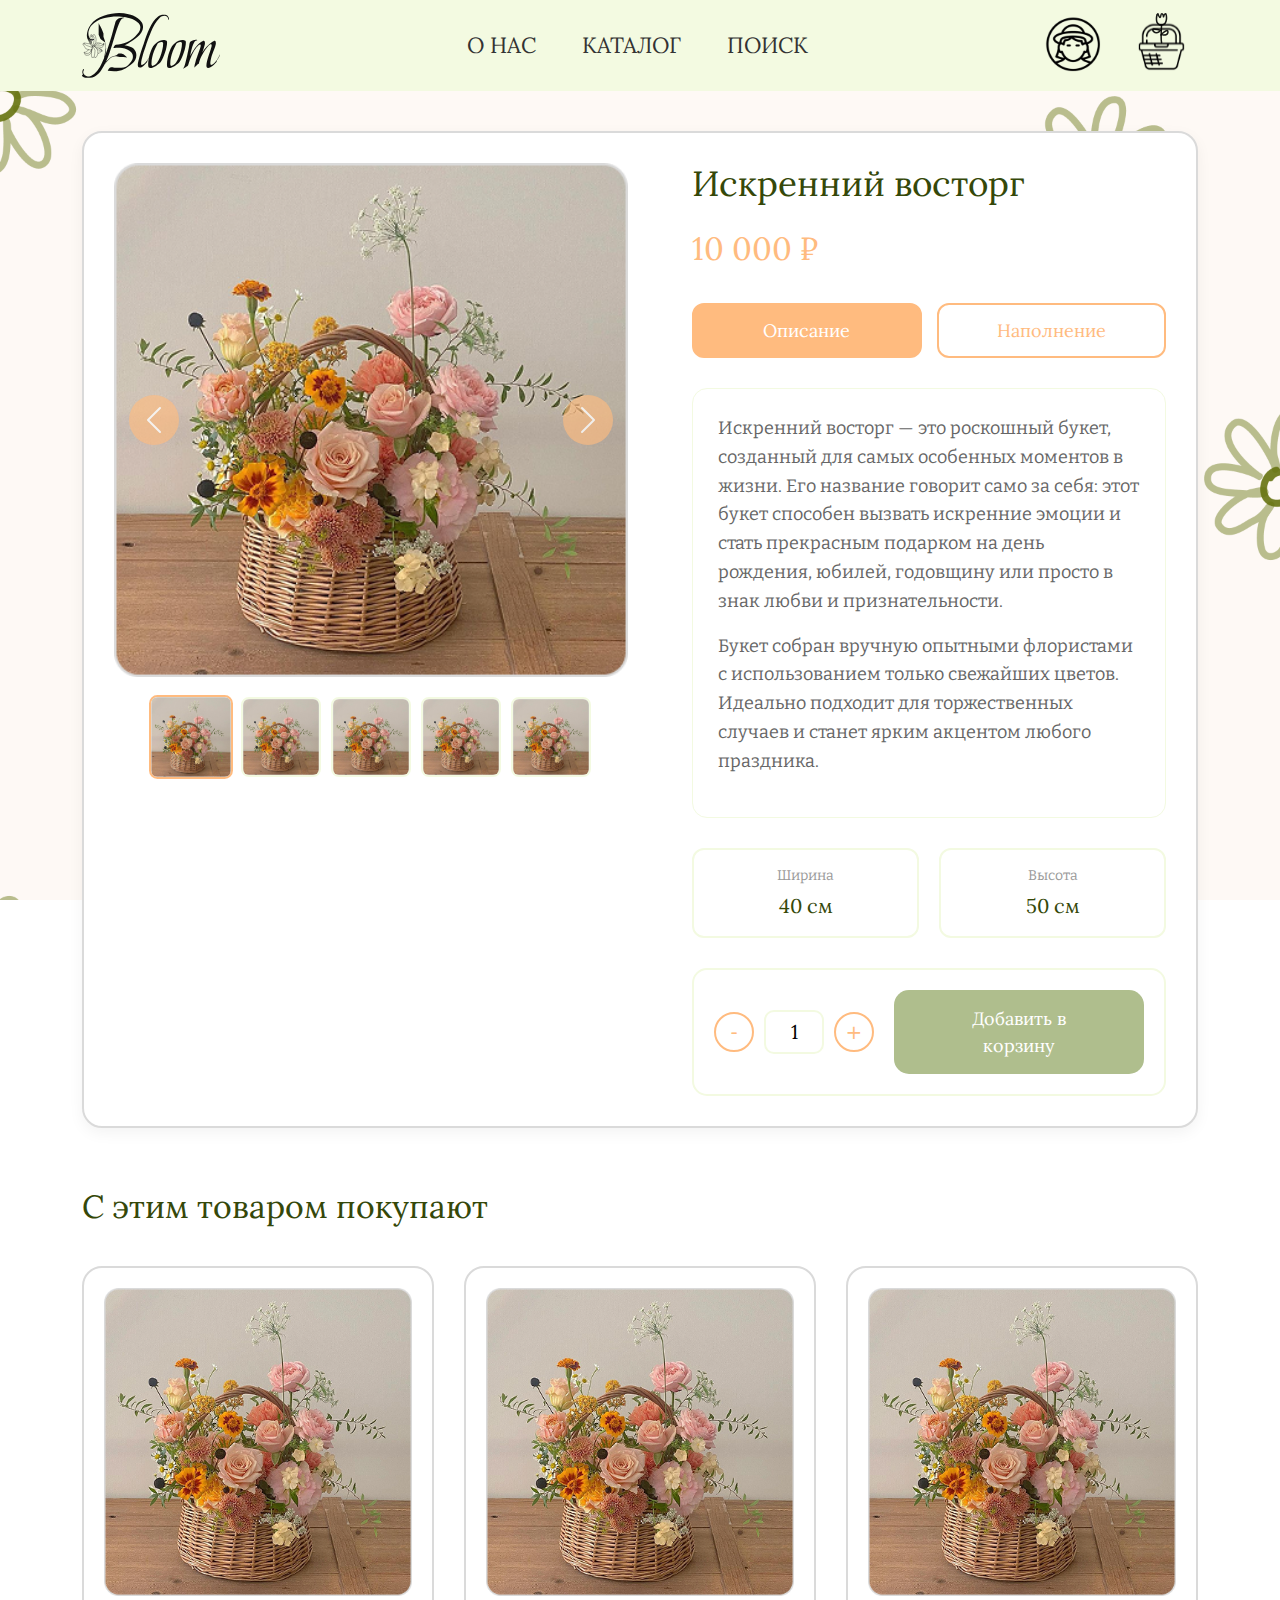
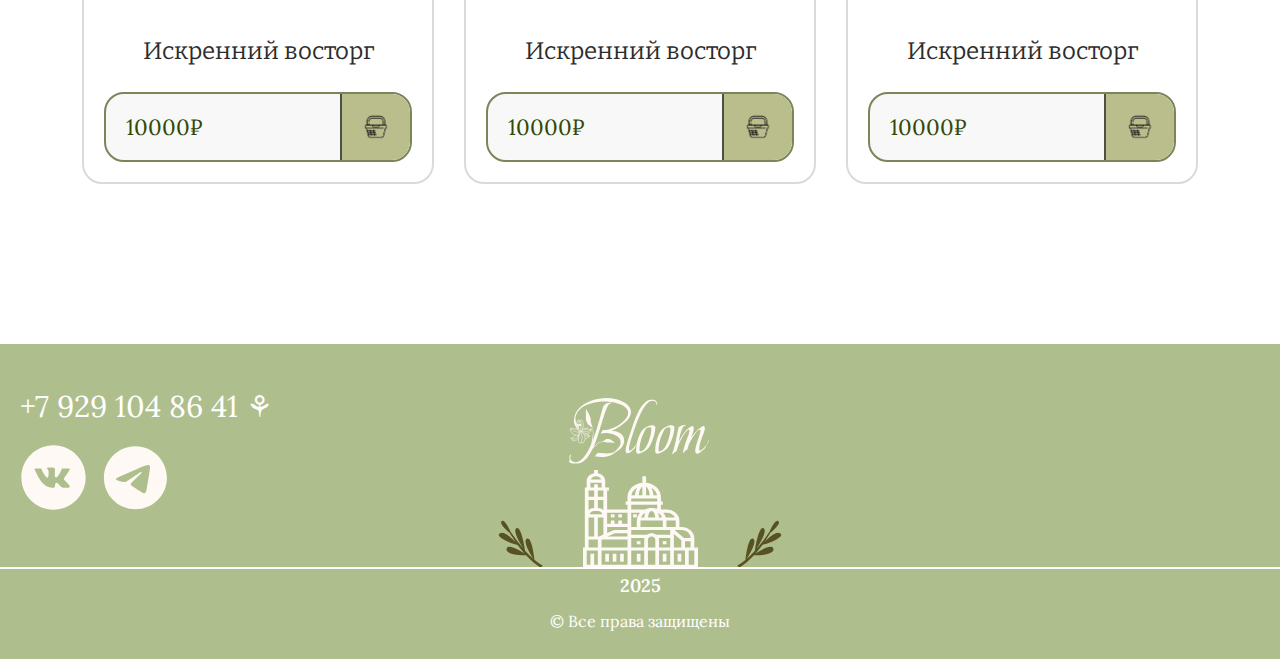
<file: product.html>
<!DOCTYPE html>
<html lang="ru">

<head>
    <meta charset="UTF-8" />
    <meta name="viewport" content="width=device-width, initial-scale=1.0" />
    <title>Bloom - Букет "Искренний восторг"</title>
    <link rel="stylesheet" href="web/css/styles.css" />
    <link href="https://cdn.jsdelivr.net/npm/bootstrap@5.3.0/dist/css/bootstrap.min.css" rel="stylesheet" />
    <script src="web/js/modalSearch.js" defer></script>
    <script src="web/js/modalAuthReg.js" defer></script>
    <style>
        .product-page {
            padding: 40px 0 100px;
            min-height: calc(100vh - 400px);
        }

        .product-card-wrapper {
            background: white;
            border: 2px solid #dadada;
            border-radius: 20px;
            padding: 30px;
            margin-bottom: 60px;
            box-shadow: 0 5px 15px rgba(0, 0, 0, 0.05);
        }

        .product-main {
            margin-bottom: 0;
        }

        .product-slider-container {
            position: relative;
        }

        .product-slider {
            border-radius: 15px;
            overflow: hidden;
            margin-bottom: 20px;
        }

        .carousel-item img {
            width: 100%;

            object-fit: cover;
            border-radius: 15px;
        }

        .carousel-control-prev,
        .carousel-control-next {
            width: 50px;
            height: 50px;
            background: rgba(255, 187, 127, 0.8);
            border-radius: 50%;
            top: 50%;
            transform: translateY(-50%);
            opacity: 0.8;
        }

        .carousel-control-prev:hover,
        .carousel-control-next:hover {
            background: rgba(255, 187, 127, 1);
            opacity: 1;
        }

        .carousel-control-prev {
            left: 15px;
        }

        .carousel-control-next {
            right: 15px;
        }

        .thumbnails-container {
            display: flex;
            gap: 10px;
            justify-content: center;
            flex-wrap: wrap;
        }

        .thumbnail {
            width: 80px;
            height: 80px;
            object-fit: cover;
            border-radius: 8px;
            border: 2px solid #f3fae1;
            cursor: pointer;
            transition: all 0.3s ease;
        }

        .thumbnail:hover,
        .thumbnail.active {
            border-color: #ffbb7f;
            transform: scale(1.05);
        }

        .product-info {
            padding-left: 40px;
        }

        .product-title {
            font-family: "Lora";
            font-size: 35px;
            color: #354809;
            margin-bottom: 20px;
            line-height: 1.2;
            font-weight: 400;
        }

        .product-price {
            font-family: "Lora";
            font-size: 32px;
            color: #ffbb7f;
            margin-bottom: 30px;
            font-weight: 400;
        }

        .product-buttons {
            display: flex;
            gap: 15px;
            margin-bottom: 30px;
        }

        .info-button {
            padding: 12px 30px;
            border: 2px solid #ffbb7f;
            background: white;
            border-radius: 12px;
            font-family: "Lora";
            font-size: 18px;
            color: #ffbb7f;
            cursor: pointer;
            transition: all 0.3s ease;
            flex: 1;
        }

        .info-button.active {
            background: #ffbb7f;
            color: white;
        }

        .info-button:hover {
            background: #ffbb7f;
            color: white;
            transform: translateY(-2px);
        }

        .product-description {

            border-radius: 15px;
            padding: 25px;
            margin-bottom: 30px;
            min-height: 200px;
            border: 1px solid #f3fae1;
        }

        .info-content {
            font-family: "Bitter-Regular";
            font-size: 18px;
            color: #666;
            line-height: 1.6;
            display: none;
        }

        .info-content.active {
            display: block;
        }

        .product-specs {
            display: grid;
            grid-template-columns: repeat(2, 1fr);
            gap: 20px;
            margin-bottom: 30px;
        }

        .spec-item {
            background: white;
            border: 2px solid #f3fae1;
            border-radius: 12px;
            padding: 15px;
            text-align: center;
        }

        .spec-label {
            font-family: "Bitter-Regular";
            font-size: 14px;
            color: #999;
            margin-bottom: 5px;
            display: block;
        }

        .spec-value {
            font-family: "Lora";
            font-size: 20px;
            color: #354809;
        }

        .product-actions {
            display: flex;
            align-items: center;
            gap: 20px;
            background: white;
            border: 2px solid #f3fae1;
            border-radius: 15px;
            padding: 20px;
        }

        .quantity-control {
            display: flex;
            align-items: center;
            gap: 10px;
        }

        .quantity-btn {
            width: 40px;
            height: 40px;
            border-radius: 50%;
            border: 2px solid #ffbb7f;
            background: white;
            color: #ffbb7f;
            font-size: 20px;
            display: flex;
            align-items: center;
            justify-content: center;
            cursor: pointer;
            transition: all 0.2s ease;
        }

        .quantity-btn:hover {
            background: #ffbb7f;
            color: white;
        }

        .quantity-input {
            width: 60px;
            text-align: center;
            font-family: "Lora";
            font-size: 20px;
            border: 2px solid #f3fae1;
            border-radius: 10px;
            padding: 5px;
        }

        .add-to-cart-btn {
            background: #afbe8d;
            border: none;
            color: white;
            padding: 15px 40px;
            border-radius: 15px;
            font-family: "Lora";
            font-size: 18px;
            cursor: pointer;
            transition: all 0.3s ease;
            display: flex;
            align-items: center;
            gap: 10px;
            margin-left: auto;
        }

        .add-to-cart-btn:hover {
            background: #8fa569;
            transform: translateY(-2px);
        }

        .related-products {
            margin-top: 40px;
        }

        .related-title {
            font-family: "Lora";
            font-size: 32px;
            color: #354809;

            margin-bottom: 40px;
            font-weight: 400;
        }

        .products-grid {
            display: grid;
            grid-template-columns: repeat(auto-fill, minmax(280px, 1fr));
            gap: 30px;
            margin-bottom: 60px;
        }

        .product-card {
            background: white;
            border: 2.5px solid #dadada;
            border-radius: 20px;
            overflow: hidden;
            display: flex;
            flex-direction: column;
            transition: all 0.4s ease;
            height: auto;
            min-height: 500px;
            position: relative;
        }

        .product-card:hover {
            transform: translateY(-10px);
            box-shadow: 0 20px 40px rgba(0, 0, 0, 0.1);
            border-color: #7a865a;
        }

        .product-card__image {
            width: 100%;
            aspect-ratio: 1 / 1;
            object-fit: cover;
            object-position: center;
            padding: 20px;
            border-radius: 10px;
        }

        .product-card__content {
            padding: 20px;
            flex-grow: 1;
            display: flex;
            flex-direction: column;
        }

        .product-card__name {
            font-family: "Bitter-Regular";
            font-size: 24px;
            font-weight: 500;
            text-align: center;
            color: #2d2d2d;
            margin: 0;
            line-height: 1.3;
            min-height: 20px;
            display: flex;
            align-items: center;
            justify-content: center;
        }

        .product-card__footer {
            display: flex;
            align-items: center;
            background: #f8f8f8;
            border: 2px solid #7a865a;
            border-radius: 20px;
            margin-top: auto;
            min-height: 70px;
            position: relative;
            overflow: hidden;
        }

        .product-card__price {
            font-family: "Lora";
            font-size: 22px;
            color: #354809;
            padding: 0 20px;
            flex-grow: 1;
            font-weight: 600;
        }

        .product-card__button {
            background: #babe8d;
            border: none;
            border-left: 2px solid #4d5047;
            border-radius: 0 18px 18px 0;
            width: 70px;
            height: 100%;
            display: flex;
            align-items: center;
            justify-content: center;
            cursor: pointer;
            padding: 0;
            transition: all 0.3s ease;
            position: relative;
            z-index: 2;
        }

        .product-card__button:hover {
            background: #9fa77a;
            width: 75px;
        }

        .product-card__button img {
            width: 30px;
            height: 30px;
            transition: transform 0.3s ease;
        }

        .product-card__button:hover img {
            transform: scale(1.2);
        }

        .product-card__link {
            position: absolute;
            top: 0;
            left: 0;
            width: 100%;
            height: calc(100% - 70px);
            z-index: 1;
        }

        .product-card__link:hover {
            background: rgba(255, 255, 255, 0.01);
        }

        @media (max-width: 992px) {
            .product-card-wrapper {
                padding: 20px;
            }

            .product-info {
                padding-left: 0;
                margin-top: 40px;
            }

            .carousel-item img {
                height: 350px;
            }

            .product-title {
                font-size: 36px;
            }

            .product-price {
                font-size: 32px;
            }

            .product-buttons {
                flex-direction: column;
            }

            .info-button {
                width: 100%;
            }

            .product-specs {
                grid-template-columns: 1fr;
            }

            .product-actions {
                flex-direction: column;
                align-items: stretch;
            }

            .add-to-cart-btn {
                margin-left: 0;
                justify-content: center;
            }
        }

        @media (max-width: 768px) {
            .product-page {
                padding: 20px 0 60px;
            }

            .carousel-item img {
                height: 300px;
            }

            .thumbnail {
                width: 60px;
                height: 60px;
            }

            .product-title {
                font-size: 32px;
            }

            .product-price {
                font-size: 28px;
            }

            .info-content {
                font-size: 16px;
            }

            .related-title {
                font-size: 28px;
            }

            .products-grid {
                grid-template-columns: repeat(auto-fill, minmax(250px, 1fr));
                gap: 20px;
            }
        }

        @media (max-width: 480px) {
            .product-card-wrapper {
                padding: 15px;
            }

            .carousel-item img {
                height: 250px;
            }

            .carousel-control-prev,
            .carousel-control-next {
                width: 40px;
                height: 40px;
            }

            .thumbnail {
                width: 50px;
                height: 50px;
            }

            .product-title {
                font-size: 28px;
            }

            .product-price {
                font-size: 24px;
            }

            .info-button {
                padding: 10px 20px;
                font-size: 16px;
            }

            .add-to-cart-btn {
                padding: 12px 20px;
                font-size: 16px;
            }

            .products-grid {
                grid-template-columns: 1fr;
            }

            .product-card {
                min-height: 450px;
            }
        }
    </style>
</head>

<body>
    <header class="header">
        <nav class="navbar navbar-expand-lg">
            <div class="container">
                <a class="navbar-brand" href="index.html">
                    <img class="logo" src="web/images/icons/logo.svg" alt="Логотип Bloom" />
                </a>
                <button class="navbar-toggler" type="button" data-bs-toggle="collapse" data-bs-target="#navbarNav"
                    aria-controls="navbarNav" aria-expanded="false" aria-label="Toggle navigation">
                    <span class="navbar-toggler-icon"></span>
                </button>
                <div class="collapse navbar-collapse" id="navbarNav">
                    <ul class="navbar-nav mx-auto">
                        <li class="nav-item">
                            <a class="nav-link" href="about.html">О НАС</a>
                        </li>
                        <li class="nav-item">
                            <a class="nav-link" href="categories.html">КАТАЛОГ</a>
                        </li>
                        <li class="nav-item">
                            <a class="nav-link search-link" href="#" data-bs-toggle="modal"
                                data-bs-target="#searchModal">
                                ПОИСК
                            </a>
                        </li>
                    </ul>
                    <div class="nav-icons d-flex">
                        <a class="nav-icon me-3" href="#" data-bs-toggle="modal" data-bs-target="#profileModal">
                            <img src="web/images/icons/profile.svg" alt="Профиль" />
                        </a>
                        <a class="nav-icon" href="cart.html">
                            <img src="web/images/icons/cart.svg" alt="Корзина товаров" />
                        </a>
                    </div>
                </div>
            </div>
        </nav>
    </header>

    <main class="product-page">
        <div class="container">
            <div class="product-card-wrapper">
                <div class="row product-main">
                    <div class="col-lg-6">
                        <div class="product-slider-container">
                            <div id="productCarousel" class="carousel slide product-slider" data-bs-ride="carousel">
                                <div class="carousel-inner">
                                    <div class="carousel-item active">
                                        <img src="web\images\photos\flowers_iskreni_vostorg.png" class="d-block w-100"
                                            alt="Букет Искренний восторг - вид 1">
                                    </div>
                                    <div class="carousel-item">
                                        <img src="web\images\photos\flowers_iskreni_vostorg.png" class="d-block w-100"
                                            alt="Букет Искренний восторг - вид 2">
                                    </div>
                                    <div class="carousel-item">
                                        <img src="web\images\photos\flowers_iskreni_vostorg.png" class="d-block w-100"
                                            alt="Букет Искренний восторг - вид 3">
                                    </div>
                                    <div class="carousel-item">
                                        <img src="web\images\photos\flowers_iskreni_vostorg.png" class="d-block w-100"
                                            alt="Букет Искренний восторг - вид 4">
                                    </div>
                                    <div class="carousel-item">
                                        <img src="web\images\photos\flowers_iskreni_vostorg.png" class="d-block w-100"
                                            alt="Букет Искренний восторг - вид 5">
                                    </div>
                                </div>
                                <button class="carousel-control-prev" type="button" data-bs-target="#productCarousel"
                                    data-bs-slide="prev">
                                    <span class="carousel-control-prev-icon" aria-hidden="true"></span>
                                    <span class="visually-hidden">Предыдущий</span>
                                </button>
                                <button class="carousel-control-next" type="button" data-bs-target="#productCarousel"
                                    data-bs-slide="next">
                                    <span class="carousel-control-next-icon" aria-hidden="true"></span>
                                    <span class="visually-hidden">Следующий</span>
                                </button>
                            </div>
                            <div class="thumbnails-container">
                                <img src="web\images\photos\flowers_iskreni_vostorg.png" class="thumbnail active"
                                    data-bs-target="#productCarousel" data-bs-slide-to="0" alt="Миниатюра 1">
                                <img src="web\images\photos\flowers_iskreni_vostorg.png" class="thumbnail"
                                    data-bs-target="#productCarousel" data-bs-slide-to="1" alt="Миниатюра 2">
                                <img src="web\images\photos\flowers_iskreni_vostorg.png" class="thumbnail"
                                    data-bs-target="#productCarousel" data-bs-slide-to="2" alt="Миниатюра 3">
                                <img src="web\images\photos\flowers_iskreni_vostorg.png" class="thumbnail"
                                    data-bs-target="#productCarousel" data-bs-slide-to="3" alt="Миниатюра 4">
                                <img src="web\images\photos\flowers_iskreni_vostorg.png" class="thumbnail"
                                    data-bs-target="#productCarousel" data-bs-slide-to="4" alt="Миниатюра 5">
                            </div>
                        </div>
                    </div>
                    <div class="col-lg-6">
                        <div class="product-info">
                            <h1 class="product-title">Искренний восторг</h1>

                            <div class="product-price">10 000 ₽</div>
                            <div class="product-buttons">
                                <button class="info-button active" data-target="description">Описание</button>
                                <button class="info-button" data-target="composition">Наполнение</button>
                            </div>
                            <div class="product-description">
                                <div class="info-content active" id="description-content">
                                    <p>Искренний восторг — это роскошный букет, созданный для самых особенных моментов в
                                        жизни.
                                        Его название говорит само за себя: этот букет способен вызвать искренние эмоции
                                        и стать
                                        прекрасным подарком на день рождения, юбилей, годовщину или просто в знак любви
                                        и признательности.</p>

                                    <p>Букет собран вручную опытными флористами с использованием только свежайших
                                        цветов.
                                        Идеально подходит для торжественных случаев и станет ярким акцентом любого
                                        праздника.</p>
                                </div>

                                <div class="info-content" id="composition-content">
                                    <p><strong>Состав букета:</strong></p>
                                    <ul>
                                        <li>Красные розы сорта "Гран-При" — 15 штук</li>
                                        <li>Белые альстромерии — 7 штук</li>
                                        <li>Зелень рускус — 5 веточек</li>
                                        <li>Зелень салал — 3 веточки</li>
                                        <li>Декоративная упаковка из крафтовой бумаги</li>
                                        <li>Атласная лента золотого цвета</li>
                                    </ul>
                                </div>
                            </div>

                            <div class="product-specs">
                                <div class="spec-item">
                                    <span class="spec-label">Ширина</span>
                                    <span class="spec-value">40 см</span>
                                </div>
                                <div class="spec-item">
                                    <span class="spec-label">Высота</span>
                                    <span class="spec-value">50 см</span>
                                </div>
                            </div>

                            <div class="product-actions">
                                <div class="quantity-control">
                                    <button class="quantity-btn minus">-</button>
                                    <input type="text" class="quantity-input" value="1" readonly>
                                    <button class="quantity-btn plus">+</button>
                                </div>

                                <button class="add-to-cart-btn" id="addToCartBtn">
                                    Добавить в корзину
                                </button>
                            </div>
                        </div>
                    </div>
                </div>
            </div>

            <div class="related-products">
                <h2 class="related-title">С этим товаром покупают</h2>

                <div class="products-grid">
                    <div class="product">
                        <a href="product.html" class="product__link"></a>
                        <img class="product__image" src="web\images\photos\flowers_iskreni_vostorg.png"
                            alt="Букет Искренний восторг" />
                        <div class="product__content">
                            <div class="product__name">Искренний восторг</div>
                            <div class="product__footer">
                                <div class="product__price">10000₽</div>
                                <button class="product__button" onclick="addToCart(event, 'Искренний восторг', 10000)">
                                    <img src="web\images\icons\basket.png" alt="Добавить в корзину" />
                                </button>
                            </div>
                        </div>
                    </div>
                    <div class="product">
                        <a href="product.html" class="product__link"></a>
                        <img class="product__image" src="web\images\photos\flowers_iskreni_vostorg.png"
                            alt="Букет Искренний восторг" />
                        <div class="product__content">
                            <div class="product__name">Искренний восторг</div>
                            <div class="product__footer">
                                <div class="product__price">10000₽</div>
                                <button class="product__button" onclick="addToCart(event, 'Искренний восторг', 10000)">
                                    <img src="web\images\icons\basket.png" alt="Добавить в корзину" />
                                </button>
                            </div>
                        </div>
                    </div>

                    <div class="product">
                        <a href="product.html" class="product__link"></a>
                        <img class="product__image" src="web\images\photos\flowers_iskreni_vostorg.png"
                            alt="Букет Искренний восторг" />
                        <div class="product__content">
                            <div class="product__name">Искренний восторг</div>
                            <div class="product__footer">
                                <div class="product__price">10000₽</div>
                                <button class="product__button" onclick="addToCart(event, 'Искренний восторг', 10000)">
                                    <img src="web\images\icons\basket.png" alt="Добавить в корзину" />
                                </button>
                            </div>
                        </div>
                    </div>

                </div>
            </div>
    </main>

    <footer class="footer">
        <div class="container">
            <div class="footer__top">
                <div class="footer__left">
                    <p class="footer__phone">+7 929 104 86 41 ⚘</p>
                    <div class="social">
                        <img class="social__icon" src="web/images/icons/vk.svg" alt="Логотип ВК" />
                        <img class="social__icon" src="web/images/icons/telegram.svg" alt="Логотип Телеграм" />
                    </div>
                </div>
                <div class="footer__center">
                    <img class="footer__logo" src="web/images/icons/footer_logo.svg" alt="Логотип Bloom" />
                </div>
            </div>
            <div class="footer__line"></div>
            <div class="footer__bottom">
                <p class="footer__year">2025</p>
                <p class="footer__copyright">&copy; Все права защищены</p>
            </div>
        </div>
    </footer>

    <script src="https://cdn.jsdelivr.net/npm/bootstrap@5.3.0/dist/js/bootstrap.bundle.min.js"></script>
    <script>
        document.addEventListener('DOMContentLoaded', function () {
            const infoButtons = document.querySelectorAll('.info-button');
            const infoContents = document.querySelectorAll('.info-content');

            infoButtons.forEach(button => {
                button.addEventListener('click', function () {
                    const targetId = this.getAttribute('data-target');
                    infoButtons.forEach(btn => btn.classList.remove('active'));
                    infoContents.forEach(content => content.classList.remove('active'));
                    this.classList.add('active');
                    document.getElementById(targetId + '-content').classList.add('active');
                });
            });

            const quantityInput = document.querySelector('.quantity-input');
            const minusBtn = document.querySelector('.quantity-btn.minus');
            const plusBtn = document.querySelector('.quantity-btn.plus');

            minusBtn.addEventListener('click', function () {
                let value = parseInt(quantityInput.value);
                if (value > 1) {
                    quantityInput.value = value - 1;
                }
            });

            plusBtn.addEventListener('click', function () {
                let value = parseInt(quantityInput.value);
                if (value < 99) {
                    quantityInput.value = value + 1;
                }
            });

            const addToCartBtn = document.getElementById('addToCartBtn');
            addToCartBtn.addEventListener('click', function () {
                const productName = document.querySelector('.product-title').textContent;
                const productPrice = document.querySelector('.product-price').textContent;
                const quantity = quantityInput.value;
                const originalText = this.innerHTML;
                this.innerHTML = '<svg width="20" height="20" viewBox="0 0 20 20" fill="none" xmlns="http://www.w3.org/2000/svg"><path d="M8 16L13 11L12 10L8 14L6 12L5 13L8 16Z" fill="white"/></svg>Добавлено!';
                this.style.backgroundColor = '#afbe8d';

                setTimeout(() => {
                    this.innerHTML = originalText;
                    this.style.backgroundColor = '';
                }, 2000);

                alert(`Товар "${productName}" добавлен в корзину!\nКоличество: ${quantity} шт\nСумма: ${productPrice}`);
            });
            const thumbnails = document.querySelectorAll('.thumbnail');
            const carousel = document.getElementById('productCarousel');
            const bsCarousel = new bootstrap.Carousel(carousel);

            thumbnails.forEach((thumbnail, index) => {
                thumbnail.addEventListener('click', function () {
                    thumbnails.forEach(thumb => thumb.classList.remove('active'));
                    this.classList.add('active');
                    bsCarousel.to(index);
                });
            });

            carousel.addEventListener('slid.bs.carousel', function (event) {
                const activeIndex = event.to;
                thumbnails.forEach(thumb => thumb.classList.remove('active'));
                if (thumbnails[activeIndex]) {
                    thumbnails[activeIndex].classList.add('active');
                }
            });
            const productButtons = document.querySelectorAll('.product-card__button');
            productButtons.forEach(button => {
                button.addEventListener('click', function (e) {
                    e.stopPropagation();
                    e.preventDefault();

                    const productCard = this.closest('.product-card');
                    const productName = productCard.querySelector('.product-card__name').textContent;
                    const productPrice = productCard.querySelector('.product-card__price').textContent;
                    alert(`Товар "${productName}" добавлен в корзину!\nЦена: ${productPrice}`);
                });
            });
            const productLinks = document.querySelectorAll('.product-card__link');
            productLinks.forEach(link => {
                link.addEventListener('click', function (e) {
                    if (e.target.closest('.product-card__button')) {
                        e.preventDefault();
                    }
                });
            });
        });
    </script>
</body>

</html>
</file>
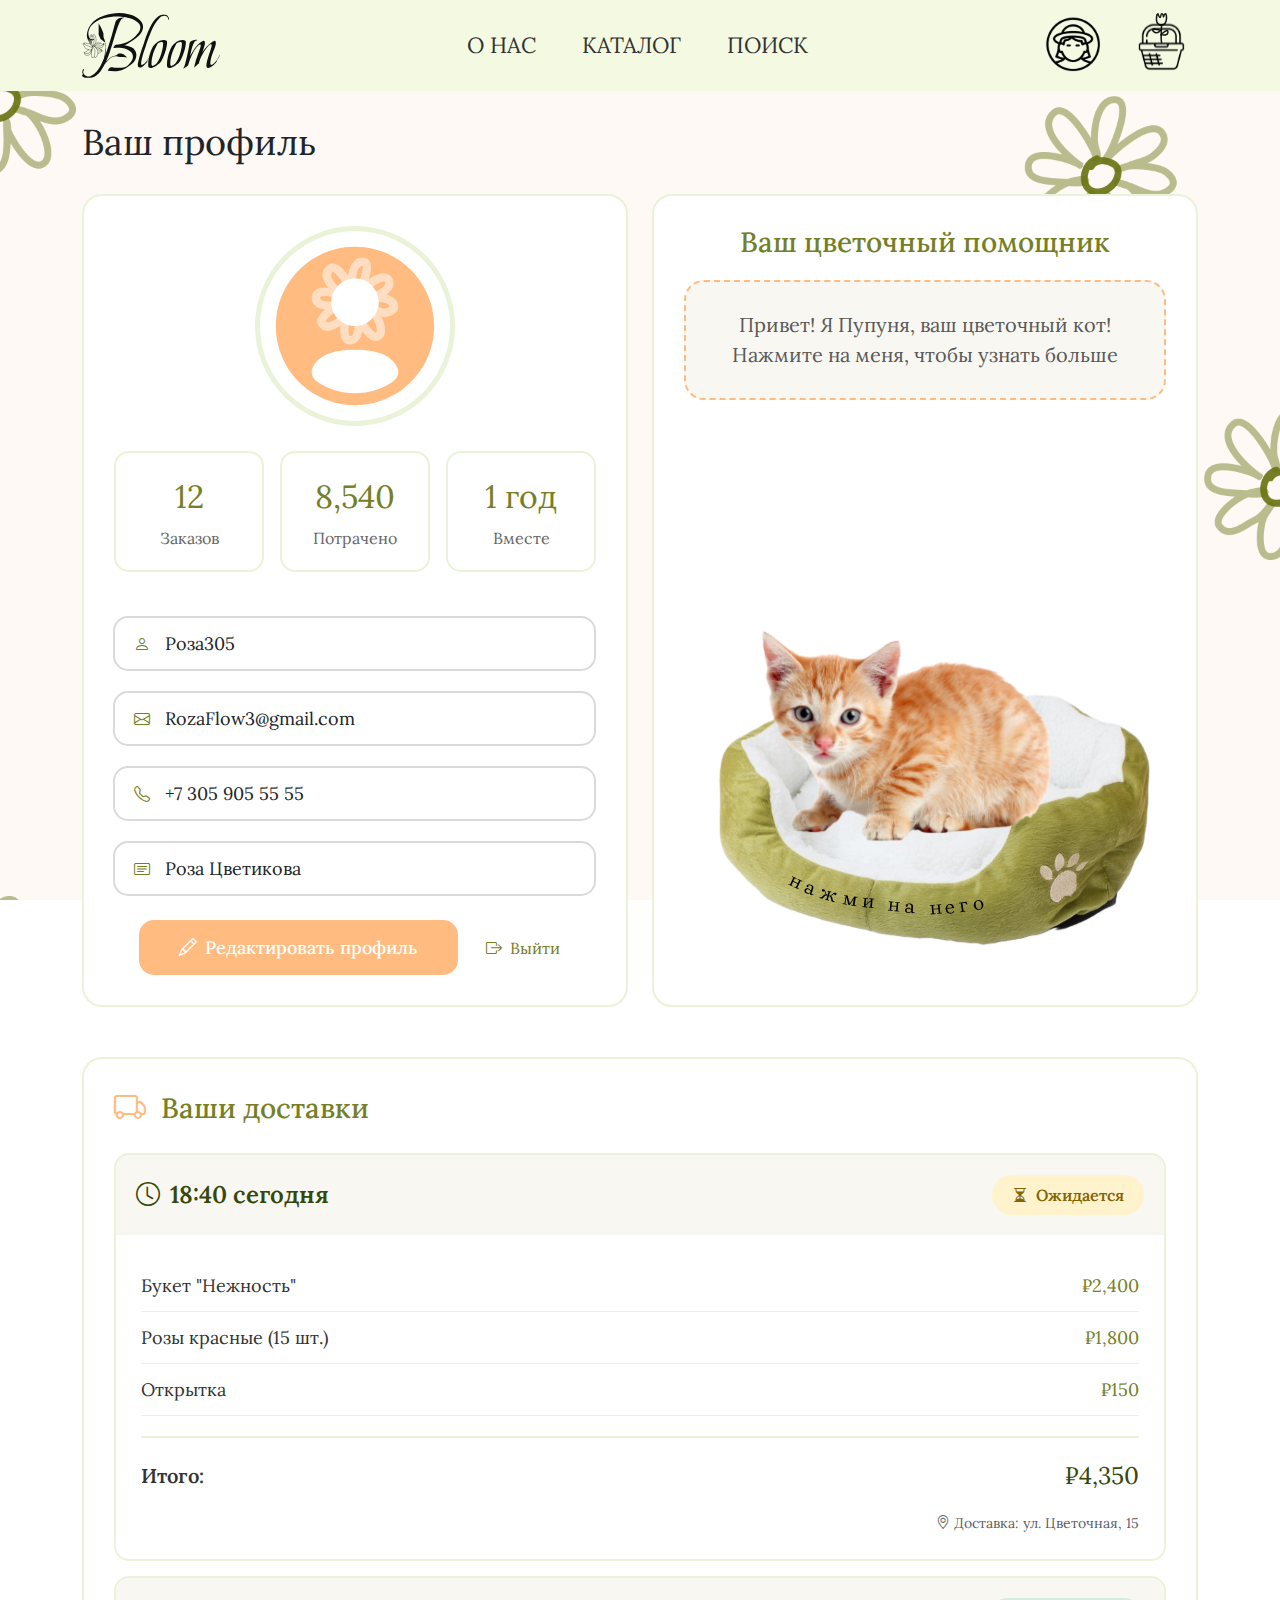
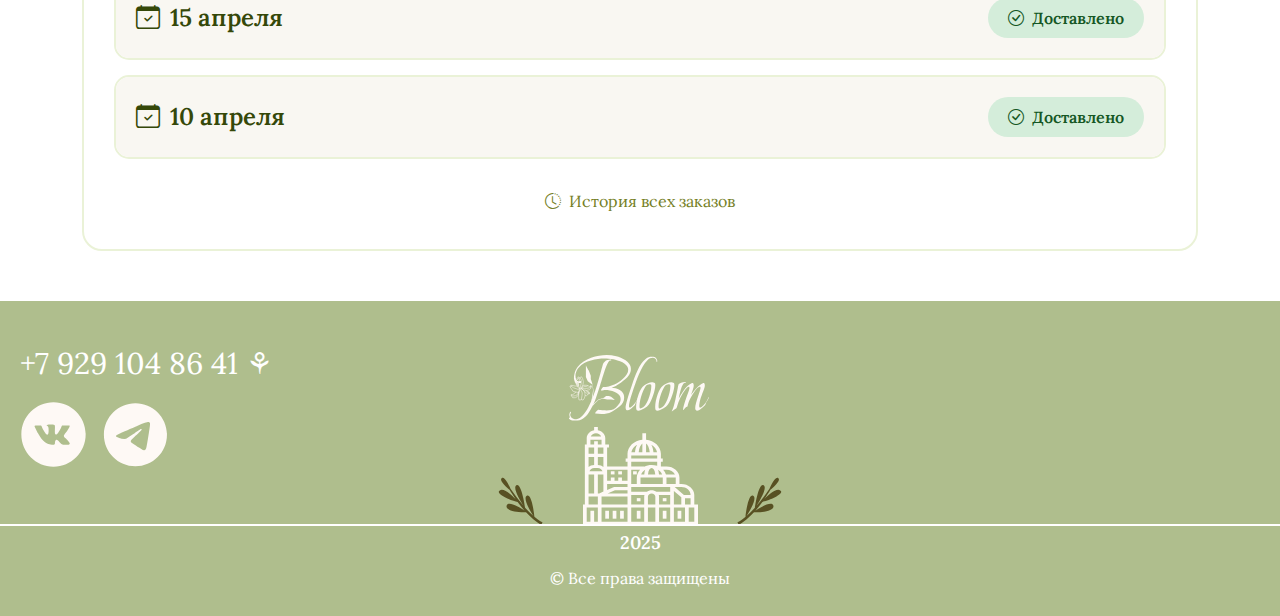
<file: profile.html>
<!DOCTYPE html>
<html lang="en">

<head>
    <meta charset="UTF-8" />
    <meta name="viewport" content="width=device-width, initial-scale=1.0" />
    <title>Bloom - Профиль</title>
    <link rel="stylesheet" href="web/css/styles.css" />
    <link href="https://cdn.jsdelivr.net/npm/bootstrap@5.3.0/dist/css/bootstrap.min.css" rel="stylesheet" />
    <link rel="stylesheet" href="https://cdn.jsdelivr.net/npm/bootstrap-icons@1.10.0/font/bootstrap-icons.css">
    <script src="web/js/modalSearch.js" defer></script>
    <script src="web/js/modalAuthReg.js" defer></script>
    <style>
        * {
            font-family: "lora" !important;
        }

        .form-control {
            border-radius: 15px;
            padding: 12px 20px;
            font-size: 16px;
            transition: all 0.3s ease;
        }
       .input-group>:not(:first-child):not(.dropdown-menu):not(.valid-tooltip):not(.valid-feedback):not(.invalid-tooltip):not(.invalid-feedback) {
    margin-left: calc(var(--bs-border-width) * -1);
    border-top-left-radius: 15px;
    border-bottom-left-radius: 15px;
}
        .form-control:focus {
            border: 2px solid #FFBB80 !important;
            outline: none !important;
            box-shadow: none !important;
        }

        .profile-container {
            margin-top: 30px;
            margin-bottom: 50px;
        }

        .profile-card {
            background: white;
            border-radius: 20px;
            box-shadow: none;
            padding: 30px;
            border: 2px solid #EAF2D7;
            transition: transform 0.3s ease;
        }

        .profile-card:hover {
            transform: translateY(-5px);
        }

        .avatar-container {
            position: relative;
            width: 200px;
            height: 200px;
            margin: 0 auto 25px;
        }

        .avatar-img {
            width: 100%;
            height: 100%;
            border-radius: 50%;
            object-fit: cover;
            border: 5px solid #EAF2D7;
            box-shadow: none;
        }

        .avatar-edit {
            position: absolute;
            bottom: 10px;
            right: 10px;
            background: #FFBB80;
            width: 45px;
            height: 45px;
            border-radius: 50%;
            display: flex;
            align-items: center;
            justify-content: center;
            color: white;
            cursor: pointer;
            border: 3px solid white;
            transition: all 0.3s ease;
        }

        .avatar-edit:hover {
            background: #f28e35;
            transform: scale(1.1);
        }

        .input-group {
            position: relative;
            margin-bottom: 20px;
        }

        .input-icon {
            position: absolute;
            left: 20px;
            top: 50%;
            transform: translateY(-50%);
            color: #758026;
            z-index: 4;
        }

        .form-control.with-icon {
            padding-left: 50px;
        }

        .btn-edit {
            background: #ffbb80;
            border: none;
            border-radius: 15px;
            padding: 14px 40px;
            font-size: 18px;
            font-weight: 500;
            color: white;
            transition: all 0.3s ease;
        }
        .btn-outline-primary {
    --bs-btn-color: #758026;
     --bs-btn-border-color: 2px solid #758026; 
    --bs-btn-hover-color: #fff;
    --bs-btn-hover-bg: #afbe8d;
    --bs-btn-hover-border-color: #afbe8d;
        }
        .btn-outline-secondary {
            --bs-btn-color: #758026;
            --bs-btn-border-color: 2px solid #758026;
            --bs-btn-hover-color: #fff;
            --bs-btn-hover-bg: #afbe8d;
        }

        .btn-edit:hover {
    transform: translateY(-3px);
    box-shadow: 0 8px 20px rgba(255, 187, 128, 0.4);
    background: #f28e35;
    color: white;
        }

        .cat-section {
            background: white;
            border-radius: 20px;
            padding: 30px;
            border: 2px solid #EAF2D7;
            box-shadow: none;
            height: 100%;
            display: flex;
            flex-direction: column;
            justify-content: space-between;
        }

        .cat-title {
            color: #758026;
            font-size: 28px;
            font-weight: 500;
            margin-bottom: 20px;
            text-align: center;
        }

        .cat-speech {
            background: #F9F7F2;
            border-radius: 20px;
            padding: 20px;
            margin-bottom: 25px;
            border: 2px dashed #FFBB80;
            min-height: 120px;
            display: flex;
            align-items: center;
            justify-content: center;
            font-size: 20px;
            color: #5a5a5a;
            text-align: center;
            transition: all 0.3s ease;
        }

        .cat-speech:hover {
            background: #FFF5E6;
        }

        .cat-image {
            width: 100%;
            margin: 0 auto;
            position: relative;
        }

        .cat-hotspot {
            position: absolute;
            cursor: pointer;
            transition: all 0.2s ease;
        }

        .cat-hotspot:hover {
            transform: scale(1.2);
        }

        .hotspot-1 {
            width: 100px;
            height: 80px;
            top: 20%;
            left: 30%;
            border-radius: 50%;
        }

        .hotspot-2 {
            width: 35px;
            height: 35px;
            top: 45%;
            left: 40%;
            border-radius: 50%;
        }

        .deliveries-section {
            margin-top: 50px;
            padding: 30px;
            background: white;
            border-radius: 20px;
            box-shadow: none;
            border: 2px solid #EAF2D7;
        }

        .section-title {
            color: #758026;
            font-size: 28px;
            font-weight: 500;
            margin-bottom: 25px;
            display: flex;
            align-items: center;
            gap: 15px;
        }

        .section-title i {
            font-size: 32px;
            color: #FFBB80;
        }

        .delivery-card {
            background: #F9F7F2;
            border-radius: 15px;
            border: 2px solid #EAF2D7;
            margin-bottom: 15px;
            overflow: hidden;
            transition: all 0.3s ease;
        }

        .delivery-card:hover {
            transform: translateY(-3px);
            box-shadow: 0 5px 15px rgba(0, 0, 0, 0.1);
            border-color: #FFBB80;
        }

        .delivery-header {
            padding: 20px;
            background: #F9F7F2;
            cursor: pointer;
            display: flex;
            justify-content: space-between;
            align-items: center;
        }

        .delivery-time {
            font-size: 24px;
            font-weight: 600;
            color: #354809;
            display: flex;
            align-items: center;
            gap: 10px;
        }

        .delivery-status {
            padding: 8px 20px;
            border-radius: 20px;
            font-weight: 600;
            font-size: 16px;
        }

        .status-expected {
            background: #FFF3CD;
            color: #856404;
        }

        .status-delivered {
            background: #D4EDDA;
            color: #155724;
        }

        .status-cancelled {
            background: #F8D7DA;
            color: #721C24;
        }

        .delivery-details {
            padding: 25px;
            background: white;
        }

        .delivery-item {
            display: flex;
            justify-content: space-between;
            align-items: center;
            padding: 12px 0;
            border-bottom: 1px solid #eee;
        }

        .delivery-item:last-child {
            border-bottom: none;
        }

        .item-name {
            font-size: 18px;
            color: #333;
        }

        .item-price {
            font-size: 18px;
            font-weight: 400;
            color: #758026;
        }

        .delivery-total {
            display: flex;
            justify-content: space-between;
            align-items: center;
            padding: 20px 0 0;
            margin-top: 20px;
            border-top: 2px solid #EAF2D7;
        }

        .total-label {
            font-size: 20px;
            font-weight: 600;
            color: #333;
        }

        .total-price {
            font-size: 24px;
            font-weight: 400;
            color: #354809;
        }

        .no-deliveries {
            text-align: center;
            padding: 40px 20px;
            color: #999;
            font-size: 18px;
        }

        .no-deliveries i {
            font-size: 48px;
            margin-bottom: 15px;
            color: #EAF2D7;
        }

        .profile-header {
            margin-bottom: 30px;
        }

        .profile-header h1 {
            font-size: 36px;
            font-weight: 400;
            margin-bottom: 10px;
        }

        .profile-header p {
            color: #666;
            font-size: 18px;
        }

        .stats-card {
            background: white;
            border-radius: 15px;
            padding: 20px;
            border: 2px solid #EAF2D7;
            margin-bottom: 20px;
            text-align: center;
        }

        .stats-number {
            font-size: 32px;
            font-weight: 400;
            color: #758026;
            margin-bottom: 5px;
        }

        .stats-label {
            color: #666;
            font-size: 16px;
        }

        @media (max-width: 768px) {

            .profile-card,
            .cat-section,
            .deliveries-section {
                padding: 20px;
            }

            .avatar-container {
                width: 150px;
                height: 150px;
            }

            .section-title {
                font-size: 24px;
            }

            .delivery-time {
                font-size: 20px;
            }

            .btn-edit {
                width: 100%;
            }
        }

        @media (max-width: 420px) {
            .delivery-status {
    padding: 8px 6px;
    border-radius: 20px;
    font-weight: 600;
    font-size: 16px;
            }
            .stats-number {
    font-size: 24px;
    font-weight: 400;
    color: #758026;
    margin-bottom: 1px;
}
            .stats-label {
                color: #666;
                font-size: 12px;
                text-align: center;
            }

            .profile-card,
            .cat-section,
            .deliveries-section {
                padding: 20px;
            }

            .avatar-container {
                width: 150px;
                height: 150px;
            }

            .section-title {
                font-size: 24px;
            }

            .delivery-time {
                font-size: 20px;
            }

            .btn-edit {
                width: 100%;
            }
        }
         @media (max-width: 397px) {
    .stats-number {
        font-size: 20px;
        font-weight: 400;
        color: #758026;
        margin-bottom: 1px;
    }
}
    </style>
</head>

<body>
    <header class="header">
        <nav class="navbar navbar-expand-lg">
            <div class="container">
                <a class="navbar-brand" href="index.html">
                    <img class="logo" src="web/images/icons/logo.svg" alt="Логотип Bloom" />
                </a>
                <button class="navbar-toggler" type="button" data-bs-toggle="collapse" data-bs-target="#navbarNav"
                    aria-controls="navbarNav" aria-expanded="false" aria-label="Toggle navigation">
                    <span class="navbar-toggler-icon"></span>
                </button>
                <div class="collapse navbar-collapse" id="navbarNav">
                    <ul class="navbar-nav mx-auto">
                        <li class="nav-item">
                            <a class="nav-link" href="about.html">О НАС</a>
                        </li>
                        <li class="nav-item">
                            <a class="nav-link" href="categories.html">КАТАЛОГ</a>
                        </li>
                        <li class="nav-item">
                            <a class="nav-link search-link" href="#" data-bs-toggle="modal"
                                data-bs-target="#searchModal">
                                ПОИСК
                            </a>
                        </li>
                    </ul>
                    <div class="nav-icons d-flex">
                        <a class="nav-icon me-3" href="#" data-bs-toggle="modal" data-bs-target="#profileModal">
                            <img src="web/images/icons/profile.svg" alt="Профиль" />
                        </a>
                        <a class="nav-icon" href="cart.html">
                            <img src="web/images/icons/cart.svg" alt="Корзина товаров" />
                        </a>
                    </div>
                </div>
            </div>
        </nav>
    </header>

    <main>
        <div class="container profile-container">
            <div class="profile-header">
                <h1>Ваш профиль</h1>
            </div>

            <div class="row row-cols-1 row-cols-lg-2 g-4">
                <div class="col">
                    <div class="profile-card">
                        <div class="avatar-container">
                            <img src="web\images\icons\profile_base_photo.svg" alt="Аватар" class="avatar-img">
                        </div>
                        <div class="row row-cols-3 g-3 mb-4">
                            <div class="col">
                                <div class="stats-card">
                                    <div class="stats-number">12</div>
                                    <div class="stats-label">Заказов</div>
                                </div>
                            </div>
                            <div class="col">
                                <div class="stats-card">
                                    <div class="stats-number">8,540</div>
                                    <div class="stats-label">Потрачено</div>
                                </div>
                            </div>
                            <div class="col">
                                <div class="stats-card">
                                    <div class="stats-number">1 год</div>
                                    <div class="stats-label">Вместе</div>
                                </div>
                            </div>
                        </div>

                        <form action="" method="post" enctype="multipart/form-data">
                            <div class="input-group">
                                <i class="input-icon bi bi-person"></i>
                                <input type="text" name="username" class="form-control with-icon"
                                    placeholder="Имя пользователя" value="Роза305">
                            </div>

                            <div class="input-group">
                                <i class="input-icon bi bi-envelope"></i>
                                <input type="email" name="email" class="form-control with-icon"
                                    placeholder="Электронная почта" value="RozaFlow3@gmail.com">
                            </div>

                            <div class="input-group">
                                <i class="input-icon bi bi-telephone"></i>
                                <input type="tel" name="phone" class="form-control with-icon" placeholder="Телефон"
                                    value="+7 305 905 55 55">
                            </div>

                            <div class="input-group">
                                <i class="input-icon bi bi-card-text"></i>
                                <input type="text" name="fullname" class="form-control with-icon"
                                    placeholder="Полное имя" value="Роза Цветикова">
                            </div>

                            <div class="d-grid gap-2 d-md-flex justify-content-md-center mt-4">
                                <button type="button" class="btn btn-edit me-md-2">
                                    <i class="bi bi-pencil me-2"></i>Редактировать профиль
                                </button>
                                <button type="button" class="btn btn-outline-secondary">
                                    <i class="bi bi-box-arrow-right me-2"></i>Выйти
                                </button>
                            </div>
                        </form>
                    </div>
                </div>
                <div class="col">
                    <div class="cat-section">
                        <div>
                            <h2 class="cat-title">Ваш цветочный помощник</h2>
                            <div class="cat-speech" id="cat-text">
                                Привет! Я Пупуня, ваш цветочный кот! Нажмите на меня, чтобы узнать больше
                            </div>
                        </div>

                        <div class="position-relative">
                            <div class="cat-hotspot hotspot-1" id="cat-hotspot-1"></div>
                            <div class="cat-hotspot hotspot-2" id="cat-hotspot-2"></div>
                            <img class="cat-image" src="web\images\icons\cat_profile.svg" alt="Цветочный кот">
                        </div>
                    </div>
                </div>
            </div>
            <div class="deliveries-section">
                <h2 class="section-title">
                    <i class="bi bi-truck"></i>Ваши доставки
                </h2>
                <div class="accordion" id="deliveriesAccordion">
                    <div class="delivery-card">
                        <div class="delivery-header" data-bs-toggle="collapse" data-bs-target="#delivery-1"
                            aria-expanded="true">
                            <div class="delivery-time">
                                <i class="bi bi-clock"></i>18:40 сегодня
                            </div>
                            <div class="delivery-status status-expected">
                                <i class="bi bi-hourglass-split me-2"></i>Ожидается
                            </div>
                        </div>
                        <div id="delivery-1" class="collapse show" data-bs-parent="#deliveriesAccordion">
                            <div class="delivery-details">
                                <div class="delivery-item">
                                    <span class="item-name">Букет "Нежность"</span>
                                    <span class="item-price">₽2,400</span>
                                </div>
                                <div class="delivery-item">
                                    <span class="item-name">Розы красные (15 шт.)</span>
                                    <span class="item-price">₽1,800</span>
                                </div>
                                <div class="delivery-item">
                                    <span class="item-name">Открытка</span>
                                    <span class="item-price">₽150</span>
                                </div>
                                <div class="delivery-total">
                                    <span class="total-label">Итого:</span>
                                    <span class="total-price">₽4,350</span>
                                </div>
                                <div class="mt-3 text-end">
                                    <small class="text-muted">
                                        <i class="bi bi-geo-alt me-1"></i>Доставка: ул. Цветочная, 15
                                    </small>
                                </div>
                            </div>
                        </div>
                    </div>
                    <div class="delivery-card">
                        <div class="delivery-header collapsed" data-bs-toggle="collapse" data-bs-target="#delivery-2">
                            <div class="delivery-time">
                                <i class="bi bi-calendar-check"></i>15 апреля
                            </div>
                            <div class="delivery-status status-delivered">
                                <i class="bi bi-check-circle me-2"></i>Доставлено
                            </div>
                        </div>
                        <div id="delivery-2" class="collapse" data-bs-parent="#deliveriesAccordion">
                            <div class="delivery-details">
                                <div class="delivery-item">
                                    <span class="item-name">Букет "Весеннее настроение"</span>
                                    <span class="item-price">₽1,900</span>
                                </div>
                                <div class="delivery-total">
                                    <span class="total-label">Итого:</span>
                                    <span class="total-price">₽1,900</span>
                                </div>
                            </div>
                        </div>
                    </div>

                    <div class="delivery-card">
                        <div class="delivery-header collapsed" data-bs-toggle="collapse" data-bs-target="#delivery-3">
                            <div class="delivery-time">
                                <i class="bi bi-calendar-check"></i>10 апреля
                            </div>
                            <div class="delivery-status status-delivered">
                                <i class="bi bi-check-circle me-2"></i>Доставлено
                            </div>
                        </div>
                        <div id="delivery-3" class="collapse" data-bs-parent="#deliveriesAccordion">
                            <div class="delivery-details">
                                <div class="delivery-item">
                                    <span class="item-name">Тюльпаны (25 шт.)</span>
                                    <span class="item-price">₽2,200</span>
                                </div>
                                <div class="delivery-item">
                                    <span class="item-name">Ваза керамическая</span>
                                    <span class="item-price">₽1,500</span>
                                </div>
                                <div class="delivery-total">
                                    <span class="total-label">Итого:</span>
                                    <span class="total-price">₽3,700</span>
                                </div>
                            </div>
                        </div>
                    </div>
                </div>

                <div class="text-center mt-4">
                    <button class="btn btn-outline-primary">
                        <i class="bi bi-clock-history me-2"></i>История всех заказов
                    </button>
                </div>
            </div>
        </div>
    </main>

    <footer class="footer">
        <div class="container">
            <div class="footer__top">
                <div class="footer__left">
                    <p class="footer__phone">+7 929 104 86 41 ⚘</p>
                    <div class="social">
                        <img class="social__icon" src="web/images/icons/vk.svg" alt="Логотип ВК" />
                        <img class="social__icon" src="web/images/icons/telegram.svg" alt="Логотип Телеграм" />
                    </div>
                </div>
                <div class="footer__center">
                    <img class="footer__logo" src="web/images/icons/footer_logo.svg" alt="Логотип Bloom" />
                </div>
            </div>
            <div class="footer__line"></div>
            <div class="footer__bottom">
                <p class="footer__year">2025</p>
                <p class="footer__copyright">&copy; Все права защищены</p>
            </div>
        </div>
    </footer>

    <script>
        document.addEventListener('DOMContentLoaded', function () {
            const catText = document.getElementById('cat-text');
            const hotspot1 = document.getElementById('cat-hotspot-1');
            const hotspot2 = document.getElementById('cat-hotspot-2');

            const messages = [
                "Привет! Я Пупуня, ваш цветочный кот! 🌸",
                "Мур-мур! Любите цветы так же, как и я?",
                "Сегодня отличный день для новых букетов!",
                "Заботьтесь о цветах, и они подарят вам радость!",
                "Я уже чувствую аромат свежих роз... ням!",
                "Не пунькай меня в носик!",
                "Ваши растения нуждаются в любви и воде 💦",
                "Цветы делают мир красивее, как и вы!",
                "Мур мур мур! Так я говорю 'спасибо' за заботу!",
                "Погладьте меня за ушком..."
            ];

            let currentMessage = 0;

            // Функция для смены сообщений
            function changeMessage() {
                catText.textContent = messages[currentMessage];
                catText.style.animation = 'none';
                setTimeout(() => {
                    catText.style.animation = 'fadeIn 0.5s ease';
                }, 10);
                currentMessage = (currentMessage + 1) % messages.length;
            }

            // Клик по первому хотспоту (тело кота)
            hotspot1.addEventListener('click', function (e) {
                e.stopPropagation();
                catText.textContent = "Мур мур мур! Так я говорю 'спасибо' за заботу! 😸";
                catText.style.color = "#758026";
                catText.style.fontWeight = "600";

                // Анимация
                catText.style.transform = 'scale(1.05)';
                setTimeout(() => {
                    catText.style.transform = 'scale(1)';
                }, 300);
            });

            // Клик по второму хотспоту (нос кота)
            hotspot2.addEventListener('click', function (e) {
                e.stopPropagation();
                catText.textContent = "Не пунькай меня в носик! 😾";
                catText.style.color = "#ff6b6b";
                catText.style.fontWeight = "600";

                // Анимация
                catText.style.transform = 'scale(1.05)';
                setTimeout(() => {
                    catText.style.transform = 'scale(1)';
                }, 300);
            });

            // Клик по любому месту кота для смены сообщения
            document.querySelector('.cat-section').addEventListener('click', function (e) {
                if (!e.target.classList.contains('cat-hotspot')) {
                    changeMessage();
                }
            });


            document.head.appendChild(style);
        });
    </script>
    <script src="https://cdn.jsdelivr.net/npm/bootstrap@5.3.0/dist/js/bootstrap.bundle.min.js"></script>
</body>

</html>
</file>
<file: web/css/styles.css>
@font-face {
  font-family: "Bitter-Regular";
  src: url("../font/Bitter-Regular.ttf");
}

/* *:focus-visible {
  outline: 2px dashed #7a865a !important;
  outline-offset: 2px;
  border-radius: 10px;
  box-shadow: none;
} */

@font-face {
  font-family: "Lora";
  src: url("../font/Lora.ttf");
}

body {
  background-image: url("../images/photos/background_body.png"); 
  background-size: cover !important;
  background-attachment: fixed !important; 
  /* background-position: center center !important; */
  /*background-repeat: no-repeat !important;  */
  /* overflow-x: hidden; */
  /* min-height: 100vh; */
  color: #333;
}

.header {
  background: rgba(243, 250, 225, 1);
  position: sticky;
  top: 0;
  z-index: 1000;
}

.navbar-brand img {
  height: 65px;
}

.nav-link {
  font-size: 22px !important;
  font-family: "Lora";
  font-weight: 400;
  color: #333 !important;
  margin: 0 15px;
}

.nav-link:hover {
  color: #354809 !important;
}

.nav-icons .nav-icon {
  padding: 5px;
}

.nav-icons img {
  height: 65px;
  transition: transform 0.3s;
}

.logo img {
  height: 65px !important;
}

.nav-icons .nav-icon:hover img {
  transform: scale(1.1);
}

.banner {
  position: relative;
  overflow: hidden;
  font-family: "Lora" !important;
  background: rgba(243, 250, 225, 1) !important;
  padding: 40px !important;
}

.banner__title {
  font-family: "Lora";
  font-weight: 400;
  margin-bottom: 20px;
  font-size: 40px;
  margin-bottom: 20px;
}

.banner__subtitle {
  font-family: "Lora";
  font-size: 64px;
  color: #ffbb7f;
  font-weight: 400;
}

.banner__image {
  max-height: 500px;
  object-fit: cover;
  border-radius: 10px;
}

.fringe {
  background-image: url("../images/photos/bahroma.png") !important;
  height: 100px !important;
}

.main__title {
  text-align: center !important;
  font-family: "Lora" !important;
  font-weight: 400;
  font-size: 40px !important;
  margin: 100px 0px 50px 0px !important;
}

.card {
  border: 2px solid #dadada !important;
  border-radius: 18px !important;
  overflow: hidden;
  transition: transform 0.3s, box-shadow 0.3s;
  margin-bottom: 30px;
}

.card:hover {
  transform: translateY(-5px);
  box-shadow: 0 10px 25px rgba(0, 0, 0, 0.15);
}

/* .card__image {
    padding: 20px;
    width: auto;
    height: 415px;
} */
.card__image {
  width: 100%;
  aspect-ratio: 1 / 1;
  object-fit: cover;
  object-position: center;
  padding: 20px;
  border-radius: 10px;
}

.card__title {
  font-family: "Bitter-Regular";
  font-size: 26px;
  text-align: center;
  font-weight: 400;
  padding: 0px 0px 15px;
  color: #2c3e50;
}

.card__line {
  display: inline-block;
  text-align: center;
  margin: 0 20px;
  border-top: 2px solid #65720e;
  opacity: 1;
}

.card__description {
  font-size: 24px;
  padding: 30px 20px 20px;
  text-align: center;
  font-family: "Bitter-Regular";
  color: #354809;
  line-height: 1.5;
}

.newsletter {
  background: rgba(243, 250, 225, 1);
  border-radius: 15px;
  padding: 40px;
  margin: 60px 0;
  text-align: center;
}

.newsletter__title {
  font-size: 40px;
  font-weight: 400;
  margin-bottom: 10px;
  font-family: "Lora";
  color: #354809;
}

.newsletter__text {
  font-family: "Lora";
  font-size: 36px;
  color: #f28e35;
  margin-bottom: 30px;
}

.newsletter__inputs {
  display: flex;
  gap: 15px;
  margin-bottom: 20px;
  flex-wrap: wrap;
  justify-content: center;
}

.newsletter__field {
  flex: 2;
  min-width: 250px;
}

.newsletter__input {
  font-family: "Bitter-Regular";
  font-size: 18px;
  width: 70%;
  padding: 12px 15px;
  border: 2px solid #e9ecef;
  border-radius: 18px;
  font-size: 1rem;
  transition: border-color 0.3s;
}

.newsletter__field ::placeholder {
  color: #999;
  font-family: "Bitter-Regular";
  font-size: 18px;
}
.main--catalog {
    padding: 20px 0 60px !important;
    background: none !important;
    min-height: none !important;
}
.newsletter__input:focus {
  outline: none;
  border-color: #ffbb80;
}

.newsletter__input:valid {
  outline: none;
  border-color: #afbe8d;
}

.newsletter__button {
  background: #ffbb80;
  margin-top: 7px;
  padding: 15px 40px;
  color: white;
  border: none;
  border-radius: 18px;
  font-family: "Lora";
  font-size: 20px;
  font-weight: 600;
  cursor: pointer;
  transition: background 0.7s ease;
}

.newsletter__button:hover {
  background: #f28e35;
}

footer {
  bottom: 0 !important;
  background: #afbe8d !important;
  color: white !important;
  padding: 40px 0 20px 0 !important;
  position: relative !important;
}

.footer .container {
  max-width: 1480px !important;
  margin: 0 auto !important;
  padding: 0 20px !important;
  display: block !important;
  justify-content: normal !important;
  align-items: normal !important;
  flex-wrap: nowrap !important;
  margin-left: auto !important;
  margin-right: auto !important;
}

.footer__top {
  display: flex !important;
  justify-content: space-between !important;
  align-items: flex-start !important;
  margin-bottom: 30px !important;
  position: relative !important;
}

.footer__left {
  display: flex !important;
  flex-direction: column !important;
  align-items: flex-start !important;
  gap: 15px !important;
}

.footer__phone {
  font-family: "Lora" !important;
  font-size: 30px !important;
  margin: 0 !important;
  color: white !important;
}

.social {
  display: flex !important;
  gap: 15px !important;
}

.social__icon {
  width: 67px !important;
  height: 67px !important;
  transition: transform 0.3s !important;
}

.social__icon:hover {
  transform: scale(1.1) !important;
}

.footer__center {
  position: absolute !important;
  left: 50% !important;
  transform: translateX(-50%) !important;
  text-align: center !important;
}

.footer__logo {
  padding-top: 14px;
  width: 294px !important;
  height: auto !important;
}

.footer__line {
  width: 100% !important;
  max-width: 1480px;
  height: 2px !important;
  background: white !important;
  margin: 0 auto 20px auto !important;
  position: absolute !important;
  bottom: 70px !important;
  left: 50% !important;
  transform: translateX(-50%) !important;
}

.footer__bottom {
  text-align: center !important;
  padding-top: 25px !important;
  display: block !important;
}

.footer__year,
.footer__copyright {
  font-family: "Lora" !important;
  font-size: 16px !important;
  margin: 6px 0 !important;
  color: white !important;
}

.footer__year {
  font-size: 18px !important;
  font-weight: 600 !important;
  margin-bottom: 10px !important;
}

.footer__bottom p:first-child {
  font-size: 18px !important;
  font-weight: 600 !important;
  margin-bottom: 10px !important;
}

.modal-content {
  position: relative;
  display: flex;
  flex-direction: column;
  width: 100%;
  color: var(--bs-modal-color);
  pointer-events: auto;
  background-color: var(--bs-modal-bg) !important;
  background-clip: padding-box;
  border: 2px solid #e9ecef !important;
  border-radius: var(--bs-modal-border-radius);
}

.modal-header {
  font-family: "Bitter-Regular";
  font-size: 25px;
  border: 2px solid #e9ecef !important;
}

.modal-footer {
  border-top: none;
  padding-top: 0;
}

.form-control {
  display: block;
  width: 100%;
  padding: 0.375rem 0.75rem;
  font-family: "Bitter-Regular";
  font-size: 18px !important;
  font-weight: 400;
  line-height: 1.5;
  color: var(--bs-body-color);
  border: 2px solid #dadada !important;
  -webkit-appearance: none;
  -moz-appearance: none;
  appearance: none;
  border-radius: var(--bs-border-radius);
  box-shadow: none !important;
  transition: none !important;
}

.form-control:focus {
  border-color: #ffbb7f !important;
  box-shadow: #ffbb7f !important;
}

.search-modal .modal-body {
  padding: 1.5rem;
}

h6 {
  font-size: 1rem;
  font-family: "Lora";
}

.form-check-label {
  border-radius: 20px;
}

.form-check-input:checked[type="checkbox"] {
  --bs-form-check-bg-image: url("../images/photos/background_body.png") !important;
}

.auth-tabs .nav-link {
  color: #6c757d;
  font-weight: 500;
  border: none;
}

.auth-tabs .nav-link.active {
  color: #8bc34a;
  border-bottom: 2px solid #8bc34a;
  background: transparent;
}

.btn-primary {
  font-family: "Lora" !important;
  background-color: #ffbb7f !important;
  border-color: #ffbb7f !important;
  transition: background 0.7s ease !important;
}

.btn-primary:hover {
  background-color: #f28e35 !important;
}

/* .breadcrumbs {
    width: 100%;
    max-width: 1500px;
    display: flex;
    align-items: flex-start;
    justify-content: left;
    color: rgba(122, 134, 90, 1);
    font-family: "Bitter-Regular";
    font-size: 24px;
    margin-left: auto;
    margin-right: auto;
    margin-top: 50px;
}

.page-title {
    font-family: "Lora";
    font-size: 40px;
    text-align: center;
    margin: 20px 0;
}

.filters {
    display: flex;
    justify-content: left;
    background: rgba(255, 251, 246, 1);
    padding: 10px 10px;
    margin: 30px auto;
    border-radius: 15px;
    max-width: 1470px;
    gap: 70px;
}

.filters__select {
    border: 2.3px solid rgba(255, 187, 128, 1);
    width: 240px;
    border-radius: 40px;
    background: rgba(255, 251, 246, 1);
    height: 70px;
    font-size: 25px;
    font-family: "Lora";
    padding: 0 15px;
    background-image: url("data:image/svg+xml,%3csvg xmlns='http://www.w3.org/2000/svg' viewBox='0 0 16 16'%3e%3cpath fill='none' stroke='%23343a40' stroke-linecap='round' stroke-linejoin='round' stroke-width='2' d='m2 5 6 6 6-6'/%3e%3c/svg%3e");
    background-repeat: no-repeat;
    background-position: right 1rem center;
    background-size: 23px 23px;
}

.filters__select:focus {
    border-color: rgba(255, 187, 128, 1);
    box-shadow: none;
}

.filters__select option:checked {
    background: #afbe8d;
    color: #000000;
}

.filters__item {
    padding-bottom: 50px;
}

.products {
    display: grid;
    grid-template-columns: repeat(3, 462px);
    gap: 40px;
    justify-content: center;
    margin: 0 auto;
    margin-bottom: 200px;
    max-width: 1446px;
    padding: 0 20px;
}

.product {
    width: 462px;
    height: 700px;
    border: 2.5px solid #dadada;
    background: white;
    border-radius: 20px;
    overflow: hidden;
    display: flex;
    flex-direction: column;
    transition: transform 0.4s ease;
}

.product:hover {
    transform: translateY(-5px);
}

.product__image {
    border: 1px solid #dadada;
    width: 415px;
    height: 415px;
    object-fit: cover;
    border-radius: 15px;
    margin: 20px auto 0 auto;
    display: block;
}

.product__content {
    padding: 20px;
    flex-grow: 1;
    display: flex;
    flex-direction: column;
}

.product__name {
    font-family: "Bitter-Regular";
    font-size: 30px;
    font-weight: 300;
    text-align: center;
    color: black;
    margin: 20px 0 15px 0;
}

.product__footer {
    position: relative;
    display: flex;
    align-items: center;
    background: #f8f8f8;
    border: 2px solid #7a865a;
    border-radius: 20px;
    margin-top: auto;
    min-height: 70px;
}

.product__price {
    font-family: "Lora";
    font-size: 24px;
    color: #354809;
    padding: 20px;
    flex-grow: 1;
    text-align: left;
}

.product__button {
    position: absolute;
    top: -2px;
    right: -2px;
    bottom: -2px;
    width: 70px;
    background: #babe8d;
    border: 2px solid #4d5047;
    border-radius: 0 20px 20px 0;
    display: flex;
    align-items: center;
    justify-content: center;
    cursor: pointer;
    padding: 0;
    margin: 0;
}

.product__button img {
    width: 40px;
    height: 40px;
    transition: transform 0.3s ease;
}

.product__button img:hover {
    transform: scale(1.2);
} */
.main--catalog {
  padding: 20px 0 60px;
  background: rgba(255, 251, 246, 0.8);
  min-height: calc(100vh - 400px);
}

.breadcrumbs {
  width: 100%;
  max-width: 1500px;
  display: flex;
  align-items: flex-start;
  justify-content: left;
  color: rgba(122, 134, 90, 1);
  font-family: "Bitter-Regular";
  font-size: 24px;
  left: 40px;
  margin-left: auto;
  margin-right: auto;
  margin-top: 50px;
}

.page-title {
  font-family: "Lora";
  font-weight: 400 !important;
  font-size: 40px;
  text-align: center;
  margin: 20px 0;
}

/* .filters {
    display: flex;
    justify-content: flex-start;
    flex-wrap: wrap;
    gap: 20px;
    padding: 20px;
    margin: 0 auto 40px;
    border-radius: 15px;
    max-width: 1470px;
}

.filters__item {
    flex: 1 1 auto;
    min-width: 200px;
}

.filters__select {
    border: 2.3px solid rgba(255, 187, 128, 1);
    width: 100%;
    border-radius: 40px;
    background: rgba(255, 251, 246, 1);
    height: 60px;
    font-size: 22px;
    font-family: "Lora";
    padding: 0 20px;
    background-image: url("data:image/svg+xml,%3csvg xmlns='http://www.w3.org/2000/svg' viewBox='0 0 16 16'%3e%3cpath fill='none' stroke='%23343a40' stroke-linecap='round' stroke-linejoin='round' stroke-width='2' d='m2 5 6 6 6-6'/%3e%3c/svg%3e");
    background-repeat: no-repeat;
    background-position: right 1rem center;
    background-size: 16px 16px;
    cursor: pointer;
    transition: all 0.3s ease;
    appearance: none;
    -webkit-appearance: none;
    -moz-appearance: none;
}

.filters__select:focus {
    border-color: rgba(255, 187, 128, 1);
    box-shadow: none;
    outline: none;
}

.filters__select:hover {
    border-color: #ff9e5e;
}

.filters__select option:checked {
    background: #afbe8d;
    color: #000000;
}

.filters__item {
    padding-bottom: 10px;
}

.filters__select option:checked {
    background: #afbe8d;
    color: #000000;
} */
.filters {
  display: flex;
  justify-content: left;
  flex-wrap: wrap;
  padding: 10px 25px;
  margin: 30px auto;
  border-radius: 15px;
  max-width: 1470px;
  gap: 70px;
}

.custom-select-wrapper {
  position: relative;
}

.custom-select {
  position: relative;
  width: 240px;
}

.custom-select__trigger {
  position: relative;
  display: flex;
  align-items: center;
  justify-content: space-between;
  padding: 0 15px;
  height: 70px;
  background: rgba(255, 251, 246, 1);
  border: 2.3px solid rgba(255, 187, 128, 1);
  border-radius: 40px;
  cursor: pointer;
  font-family: "Lora";
  font-size: 20px;
  color: #333;
  transition: all 0.3s ease;
}

.custom-select__trigger:hover {
  border-color: #f28e35;
  background-color: #fff5e6;
}

.custom-select__trigger.active {
  border-color: #f28e35;
  background-color: #fff5e6;
  border-radius: 40px 40px 15px 15px;
}

.custom-select__arrow {
  position: relative;
  width: 20px;
  height: 20px;
  display: flex;
  align-items: center;
  justify-content: center;
  transition: transform 0.3s ease;
  font-size: 16px;
  margin-left: 10px;
}

.custom-select__trigger.active .custom-select__arrow {
  transform: rotate(180deg);
}

.custom-select__options {
  position: absolute;
  display: none;
  top: 100%;
  left: 0;
  right: 0;
  background: white;
  border: 2.3px solid rgba(255, 187, 128, 1);
  border-top: none;
  border-radius: 0 0 20px 20px;
  box-shadow: 0 10px 20px rgba(0, 0, 0, 0.1);
  z-index: 1000;
  max-height: 300px;
  overflow-y: auto;
}

.custom-select__trigger.active+.custom-select__options {
  display: block;
}

.custom-select__option {
  position: relative;
  display: block;
  padding: 15px 25px;
  font-family: "Lora";
  font-size: 22px;
  color: #333;
  cursor: pointer;
  transition: all 0.2s ease;
  border-bottom: 1px solid rgba(255, 187, 128, 0.2);
}

.custom-select__option:last-child {
  border-bottom: none;
}

.custom-select__option:hover {
  background-color: #f28e35;
  color: white;
  border-radius: 10px;
  margin: 5px;
}

.custom-select__option.selected {
  background-color: rgba(255, 187, 128, 0.3);
  color: #333;
  font-weight: 500;
  border-radius: 10px;
  margin: 5px;
}

.custom-select__option.selected:hover {
  background-color: #f28e35;
  color: white;
}

.reset-filters-btn {
  background: #ffbb7f;
  color: white;
  border: none;
  padding: 15px 25px;
  border-radius: 40px;
  font-family: "Lora";
  font-size: 18px;
  cursor: pointer;
  margin-left: auto;
  transition: all 0.3s ease;
  height: 70px;
  display: flex;
  align-items: center;
  justify-content: center;
  white-space: nowrap;
}

.reset-filters-btn:hover {
  background: #f28e35;
  transform: translateY(-2px);
}

.products {
  display: grid;
  grid-template-columns: repeat(auto-fill, minmax(300px, 1fr));
  gap: 30px;
  margin: 0 auto 100px;
  max-width: 1446px;
  padding: 0 20px;
}

.product {
  background: white;
  border: 2.5px solid #dadada;
  border-radius: 20px;
  overflow: hidden;
  display: flex;
  flex-direction: column;
  transition: all 0.4s ease;
  height: auto;
  min-height: 500px;
}

.product:hover {
  transform: translateY(-10px);
  box-shadow: 0 20px 40px rgba(0, 0, 0, 0.1);
  border-color: #7a865a;
}

.product__image {
  width: 100%;
  aspect-ratio: 1 / 1;
  object-fit: cover;
  object-position: center;
  padding: 20px;
  border-radius: 10px;
}

.product__content {
  padding: 20px;
  flex-grow: 1;
  display: flex;
  flex-direction: column;
}

.product__name {
  font-family: "Bitter-Regular";
  font-size: 24px;
  font-weight: 500;
  text-align: center;
  color: #2d2d2d;
  margin-bottom:25px;
  line-height: 1.3;
  min-height: 20px;
  display: flex;
  align-items: center;
  justify-content: center;
}

.product__footer {
  display: flex;
  align-items: center;
  background: #f8f8f8;
  border: 2px solid #7a865a;
  border-radius: 20px;
  margin-top: auto;
  min-height: 70px;
  position: relative;
  overflow: hidden;
}

.product__price {
  font-family: "Lora";
  font-size: 22px;
  color: #354809;
  padding: 0 20px;
  flex-grow: 1;
  font-weight: 400;
}

.product__button {
  background: #babe8d;
  border: none;
  border-left: 2px solid #4d5047;
  border-radius: 0 18px 18px 0;
  width: 70px;
  height: 100%;
  display: flex;
  align-items: center;
  justify-content: center;
  cursor: pointer;
  padding: 0;
  transition: all 0.3s ease;
  position: relative;
  z-index: 2;
}

.product__button:hover {
  background: #9fa77a;
  width: 75px;
}

.product__button img {
  width: 30px;
  height: 30px;
  transition: transform 0.3s ease;
}

.product__button:hover img {
  transform: scale(1.2);
}

.footer__container {
  max-width: 1500px;
  margin: 0 auto;
  padding: 0 20px;
}

@media (max-width: 1024px) {
  body {
    background-image: none;
    background-color: #fef9f5;
    overflow-x: hidden;
  }

  .breadcrumbs {
    display: none;
  }

  .filters {
    flex-direction: column;
    align-items: stretch;
    gap: 20px;
    padding: 15px;
    max-width: 100%;
    margin: 20px 10px;
    border-radius: 20px;
  }

  .custom-select-wrapper {
    width: 100%;
  }

  .custom-select {
    width: 100%;
    max-width: 100%;
  }

  .custom-select__trigger,
  .custom-select__option {
    font-size: 20px;
  }

  .custom-select__trigger {
    height: 60px;
    padding: 0 20px;
    width: 100%;
  }

  .custom-select__options {
    width: 100%;
  }

  .reset-filters-btn {
    width: 100%;
    margin-left: 0;
    margin-top: 10px;
    height: 60px;
    font-size: 20px;
  }

  .custom-select__option {
    padding: 18px 25px;
    font-size: 19px;

    .breadcrumbs {
      display: none;
    }

    .card__title {
      font-size: 24px;
    }

    .card__description {
      font-size: 22px;
    }

    .header {
      box-shadow: 0 2px 7px rgba(0, 0, 0, 0.1);
    }

    .footer__logo {
      padding-top: 15px;
      width: 294px !important;
      height: auto !important;
    }

    .banner__title {
      font-size: 2rem;
    }

    .banner__subtitle {
      font-size: 4.2rem;
    }

    .newsletter__input {
      width: 90%;
      border: 1px solid #e9ecef;
    }

    .newsletter__inputs {
      flex-direction: column;
    }

    .newsletter__field {
      min-width: 100%;
    }
  }
}


@media (max-width: 768px) {
  .main__title {
    font-size: 38px !important;
    margin: 50px 0px 50px 0px !important;
  }

  

  .footer__top {
    display: flex !important;
    justify-content: space-between !important;
    align-items: flex-start !important;
    margin-bottom: 30px !important;
    position: relative !important;
  }

  .footer__left {
    display: flex !important;
    flex-direction: column !important;
    align-items: flex-start !important;
    gap: 15px !important;
  }

  .footer__logo {
    padding-top: 1px;
    width: 243px !important;
  }

  .footer__year,
  .footer__copyright {
    font-family: "Lora" !important;
    font-size: 15px !important;
    margin: 6px 0 !important;
    color: white !important;
  }

  .footer__phone {
    font-family: "Lora" !important;
    font-size: 20px !important;
    margin: 0 !important;
    color: white !important;
  }

  .social__icon {
    width: 40px !important;
    height: 40px !important;
    transition: transform 0.3s !important;
  }

  .footer__top,
  .footer__bottom {
    flex-direction: column;
    text-align: center;
    gap: 20px;
  }

  .footer__left {
    align-items: center;
  }

  .newsletter__input {
    border: 2px solid #e9ecef;
  }

  @media (max-width: 430px) {
    .reset-filters-btn {
        width: 100%;
        margin-left: 0;
        margin-top: 10px;
        height: 40px;
        font-size: 20px;
    }
    .filters {
        flex-direction: column;
        align-items: stretch;
        gap: 10px;
        padding: 15px;
        margin: 7px 0px;
        border-radius: 20px;
    }
    .custom-select__trigger {
        height: 40px;
        padding: 0 20px;
        width: 100%;
    }
    .product__price {
  font-size: 16px;
  color: #354809;
  padding: 0 5px;
}
    .product__content {
  padding: 13px;
  flex-grow: 1;
}
    .product__button {
  border-left: 1.7px solid #4d5047;
  border-radius: 0 8px 8px 0;
  width: 35px;
  padding: 0;
  transition: all 0.3s ease;
  position: relative;
  z-index: 2;
}
    .product__footer {
  
  border: 1.7px solid #7a865a;
  border-radius: 10px;
  margin-top: auto;
  min-height: 20px;
  position: relative;
  overflow: hidden;
}

    .product__name {
  font-family: "Bitter-Regular";
  font-size: 18px;
  font-weight: 500;
  text-align: center;
  color: #2d2d2d;
  margin: 10px;
  line-height: 1.3;
  display: flex;
  
}
    
    .product__image {
  width: 100%;
  aspect-ratio: 1 / 1;
  object-fit: cover;
  object-position: center;
  padding: 4px;
  border-radius: 18px;
}
    .products{
      gap: 7px;
      margin: 0 auto 100px;
  max-width: 1446px;
  padding: 0 3px;
      grid-template-columns: repeat(auto-fill, minmax(150px, 1fr));
    }

    .product{
      min-height: 200px;
    }

    .card__title {
      font-size: 24px;
    }

    .newsletter__title {
      font-size: 30px;
      font-weight: 400;
      margin-bottom: 10px;
      font-family: "Lora";
      color: #354809;
    }

    .newsletter__text {
      font-family: "Lora";
      font-size: 26px;
      color: #f28e35;
      margin-bottom: 30px;
    }

    .newsletter__input {
      width: 100%;
      border: 2px solid #e9ecef;
    }

    .banner__title {
      font-family: "Lora";
      font-weight: 400;
      margin: 20px 0px 20px 0px;
      font-size: 20px;
      text-align: center;
    }

    .banner__subtitle {
      font-family: "Lora";
      font-size: 28px;
      color: #ffbb7f;
      font-weight: 400;
      text-align: center;
    }

    .footer__logo {
      width: 220px !important;
      padding-top: 7px;
    }

    .footer__phone {
      font-family: "Lora" !important;
      font-size: 15px !important;
      margin: 0 !important;
      color: white !important;
      padding-right: 10px;
    }
  }
}
</file>
